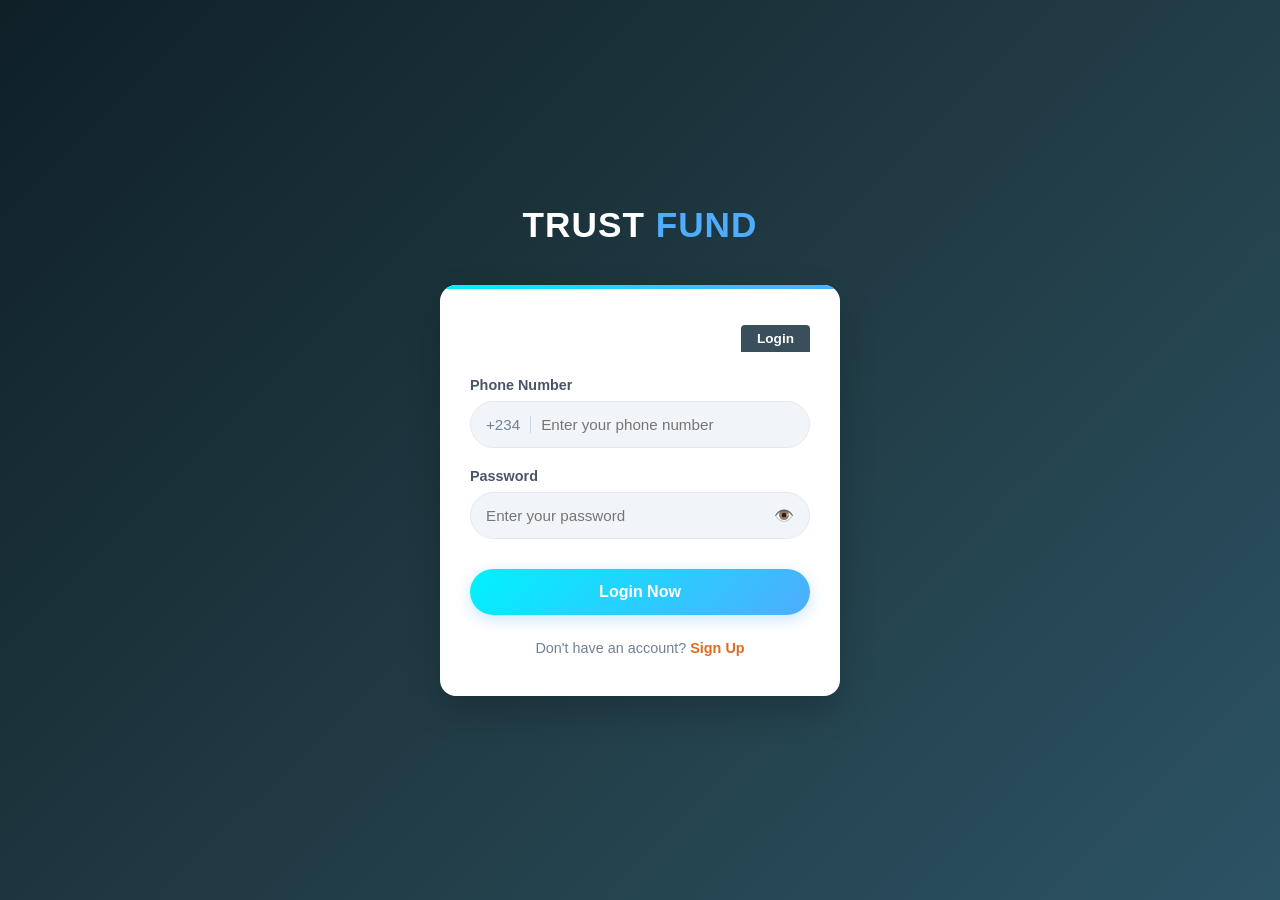
<file: INDEXHTML FILE/index.html>
<!DOCTYPE html>
<html lang="en">
<head>
    <meta charset="UTF-8">
    <meta name="viewport" content="width=device-width, initial-scale=1.0">
    <title>Trust Funds - Account</title>
    <style>
        * {
            margin: 0;
            padding: 0;
            box-sizing: border-box;
            font-family: 'Segoe UI', Tahoma, Geneva, Verdana, sans-serif;
        }

        body {
            background-color: #f4f7f6;
            min-height: 100vh;
            color: #2d3748;
            padding-bottom: 80px;
        }

        .toast-container {
            position: fixed;
            top: 20px;
            right: 20px;
            z-index: 300;
            display: flex;
            flex-direction: column;
            gap: 10px;
            max-width: 360px;
            width: calc(100% - 40px);
        }

        .toast {
            padding: 14px 16px;
            border-radius: 10px;
            color: #fff;
            font-size: 0.85rem;
            font-weight: 500;
            display: flex;
            align-items: center;
            gap: 10px;
            box-shadow: 0 6px 20px rgba(0,0,0,0.15);
            animation: toastIn 0.3s ease;
        }

        .toast.success { background: #38a169; }
        .toast.error { background: #e53e3e; }
        .toast.info { background: #4facfe; }
        .toast-icon { font-size: 1.1rem; flex-shrink: 0; }

        .toast-close {
            margin-left: auto;
            background: none;
            border: none;
            color: rgba(255,255,255,0.7);
            cursor: pointer;
            font-size: 1rem;
            padding: 0 0 0 8px;
        }

        @keyframes toastIn {
            from { transform: translateX(100%); opacity: 0; }
            to { transform: translateX(0); opacity: 1; }
        }
        @keyframes toastOut {
            from { transform: translateX(0); opacity: 1; }
            to { transform: translateX(100%); opacity: 0; }
        }
        .toast.removing { animation: toastOut 0.25s ease forwards; }

        /* Header */
        .nav-header {
            background: #ffffff;
            display: flex;
            align-items: center;
            padding: 12px 16px;
            border-bottom: 1px solid #e2e8f0;
            position: sticky;
            top: 0;
            z-index: 10;
        }

        .back-btn {
            background: none;
            border: none;
            font-size: 1.2rem;
            cursor: pointer;
            color: #4a5568;
            margin-right: 12px;
            text-decoration: none;
            line-height: 1;
        }

        .page-title {
            flex: 1;
            text-align: center;
            font-size: 1.05rem;
            font-weight: 700;
            text-transform: capitalize;
            color: #1a202c;
        }

        .header-right { display: flex; align-items: center; }

        /* Profile Banner */
        .profile-banner {
            background: linear-gradient(135deg, #0f2027, #203a43, #2c5364);
            color: white;
            padding: 30px 20px;
            text-align: center;
            border-bottom-left-radius: 24px;
            border-bottom-right-radius: 24px;
            box-shadow: 0 4px 15px rgba(0, 0, 0, 0.1);
        }

        .profile-avatar {
            width: 72px;
            height: 72px;
            border-radius: 50%;
            background: linear-gradient(135deg, #00f2fe, #4facfe);
            display: flex;
            align-items: center;
            justify-content: center;
            color: #fff;
            font-weight: 700;
            font-size: 1.6rem;
            margin: 0 auto 12px;
            box-shadow: 0 4px 15px rgba(79, 172, 254, 0.3);
        }

        .profile-name {
            font-size: 1.3rem;
            font-weight: 700;
        }

        .profile-phone {
            font-size: 0.85rem;
            color: #a0aec0;
            margin-top: 4px;
        }

        .profile-badge {
            display: inline-block;
            margin-top: 10px;
            background: rgba(79, 172, 254, 0.2);
            color: #4facfe;
            font-size: 0.75rem;
            font-weight: 600;
            padding: 4px 14px;
            border-radius: 20px;
        }

        /* Content */
        .main-content {
            padding: 20px 16px;
            max-width: 480px;
            margin: 0 auto;
        }

        .section-card {
            background: #ffffff;
            border-radius: 16px;
            padding: 20px;
            box-shadow: 0 4px 6px rgba(0,0,0,0.02);
            margin-bottom: 16px;
        }

        .section-title {
            font-size: 0.85rem;
            font-weight: 700;
            color: #718096;
            text-transform: uppercase;
            letter-spacing: 0.5px;
            margin-bottom: 14px;
        }

        .info-row {
            display: flex;
            justify-content: space-between;
            align-items: center;
            padding: 10px 0;
        }

        .info-row:not(:last-child) {
            border-bottom: 1px solid #f1f5f9;
        }

        .info-row-label {
            font-size: 0.85rem;
            color: #4a5568;
        }

        .info-row-value {
            font-size: 0.85rem;
            font-weight: 600;
            color: #1a202c;
            text-align: right;
        }

        .info-row-value .copy-badge {
            display: inline-block;
            margin-left: 6px;
            font-size: 0.65rem;
            font-weight: 700;
            color: #4facfe;
            background: rgba(79, 172, 254, 0.1);
            padding: 2px 8px;
            border-radius: 10px;
            cursor: pointer;
        }

        /* Action items */
        .action-list { list-style: none; }

        .action-item {
            display: flex;
            align-items: center;
            padding: 14px 0;
            text-decoration: none;
            color: #2d3748;
            cursor: pointer;
            border-bottom: 1px solid #f1f5f9;
        }

        .action-item:last-child { border-bottom: none; }

        .action-icon {
            width: 38px;
            height: 38px;
            border-radius: 10px;
            display: flex;
            align-items: center;
            justify-content: center;
            margin-right: 14px;
            font-size: 1.1rem;
            flex-shrink: 0;
        }

        .action-icon.blue { background: rgba(79, 172, 254, 0.1); }
        .action-icon.orange { background: rgba(255, 159, 67, 0.1); }
        .action-icon.green { background: rgba(56, 161, 105, 0.1); }
        .action-icon.red { background: rgba(229, 62, 62, 0.1); }

        .action-text { flex: 1; }

        .action-text-main {
            font-size: 0.85rem;
            font-weight: 600;
        }

        .action-text-sub {
            font-size: 0.72rem;
            color: #718096;
            margin-top: 2px;
        }

        .action-arrow {
            color: #a0aec0;
            font-size: 1.1rem;
            margin-left: 8px;
        }

        /* Logout Button */
        .logout-section {
            margin-top: 24px;
            text-align: center;
        }

        .logout-btn {
            width: 100%;
            background: none;
            border: 2px solid #e53e3e;
            color: #e53e3e;
            padding: 14px;
            border-radius: 25px;
            font-size: 1rem;
            font-weight: 600;
            cursor: pointer;
            transition: all 0.2s ease;
        }

        .logout-btn:hover {
            background: #e53e3e;
            color: #fff;
        }

        /* Logout Modal */
        .modal-overlay {
            display: none;
            position: fixed;
            top: 0;
            left: 0;
            width: 100%;
            height: 100%;
            background: rgba(0,0,0,0.5);
            z-index: 200;
            align-items: center;
            justify-content: center;
            padding: 20px;
        }

        .modal-overlay.active { display: flex; }

        .modal-box {
            background: #fff;
            border-radius: 16px;
            padding: 28px 24px 24px;
            width: 100%;
            max-width: 380px;
            box-shadow: 0 20px 60px rgba(0,0,0,0.2);
            animation: modalIn 0.25s ease;
            text-align: center;
        }

        @keyframes modalIn {
            from { transform: scale(0.92) translateY(10px); opacity: 0; }
            to { transform: scale(1) translateY(0); opacity: 1; }
        }

        .modal-icon {
            font-size: 2.5rem;
            margin-bottom: 12px;
        }

        .modal-title {
            font-size: 1.1rem;
            font-weight: 700;
            color: #1a202c;
            margin-bottom: 6px;
        }

        .modal-subtitle {
            font-size: 0.82rem;
            color: #718096;
            margin-bottom: 24px;
        }

        .modal-actions { display: flex; gap: 10px; }

        .modal-btn {
            flex: 1;
            padding: 12px;
            border-radius: 10px;
            font-size: 0.9rem;
            font-weight: 600;
            cursor: pointer;
            border: none;
            transition: opacity 0.2s ease;
        }

        .modal-btn:hover { opacity: 0.85; }
        .modal-btn-cancel { background: #edf2f7; color: #4a5568; }
        .modal-btn-danger { background: #e53e3e; color: #fff; }
        .modal-btn-confirm { background: linear-gradient(135deg,#00f2fe,#4facfe); color: #fff; }

        /* Floating */
        .floating-actions {
            position: fixed;
            right: 15px;
            top: 40%;
            display: flex;
            flex-direction: column;
            gap: 12px;
            z-index: 100;
        }

        .floating-btn {
            width: 42px;
            height: 42px;
            border-radius: 50%;
            box-shadow: 0 4px 10px rgba(0,0,0,0.15);
            display: flex;
            justify-content: center;
            align-items: center;
            color: white;
            text-decoration: none;
            font-size: 1.1rem;
            transition: transform 0.2s ease;
        }

        .floating-btn:hover { transform: scale(1.1); }
        .floating-btn.support { background: #ff9f43; }
        .floating-btn.telegram { background: #29b6f6; }
        .floating-btn.records { background: #4facfe; }

        /* Bottom Nav */
        .bottom-navbar {
            position: fixed;
            bottom: 0;
            left: 0;
            right: 0;
            height: 65px;
            background: #ffffff;
            border-top: 1px solid #e2e8f0;
            display: flex;
            justify-content: space-around;
            align-items: center;
            z-index: 99;
        }

        .nav-tab {
            display: flex;
            flex-direction: column;
            align-items: center;
            text-decoration: none;
            color: #a0aec0;
            font-size: 0.7rem;
            font-weight: 500;
        }

        .nav-tab.active { color: #4facfe; }

        .nav-tab svg {
            width: 22px;
            height: 22px;
            fill: currentColor;
            margin-bottom: 3px;
        }

        .nav-tab.center-tab {
            position: relative;
            top: -15px;
            background: linear-gradient(135deg, #00f2fe 0%, #4facfe 100%);
            width: 54px;
            height: 54px;
            border-radius: 50%;
            display: flex;
            justify-content: center;
            align-items: center;
            color: white !important;
            box-shadow: 0 4px 12px rgba(79, 172, 254, 0.4);
        }

        .nav-tab.center-tab svg { width: 26px; height: 26px; }

        @media (max-width: 640px) {
            .floating-actions {
                right: 10px;
                top: auto;
                bottom: 80px;
                flex-direction: row;
                gap: 8px;
            }
            .floating-btn { width: 38px; height: 38px; font-size: 1rem; }
            .profile-avatar { width: 60px; height: 60px; font-size: 1.3rem; }
        }

        @media (max-width: 400px) {
            .profile-name { font-size: 1.1rem; }
            .section-card { padding: 16px; }
        }
    </style>
</head>
<body>

    <div class="toast-container" id="toastContainer"></div>

    <div class="floating-actions">
        <a href="#" class="floating-btn telegram" title="Telegram">✈️</a>
        <a href="#" class="floating-btn records" title="Records">📋</a>
        <a href="#" class="floating-btn support" title="Support">🎧</a>
    </div>

    <header class="nav-header">
        <a href="dashborad.html" class="back-btn">❮</a>
        <div class="page-title">account</div>
        <div class="header-right"></div>
    </header>

    <div class="profile-banner">
        <div class="profile-avatar" id="displayAvatar">JD</div>
        <div class="profile-name" id="displayName">John Doe</div>
        <div class="profile-phone" id="displayPhone">+234 801 234 5678</div>
        <div class="profile-badge">Verified Account</div>
    </div>

    <main class="main-content">

        <div class="section-card">
            <div class="section-title">Account Details</div>
            <div class="info-row">
                <span class="info-row-label">Full Name</span>
                <span class="info-row-value" id="infoName">John Doe</span>
            </div>
            <div class="info-row">
                <span class="info-row-label">Phone Number</span>
                <span class="info-row-value" id="infoPhone">+234 801 234 5678</span>
            </div>
            <div class="info-row">
                <span class="info-row-label">Referral Code</span>
                <span class="info-row-value">
                    <span id="infoRefCode">------</span>
                    <span class="copy-badge" onclick="copyRefCode()">Copy</span>
                </span>
            </div>
            <div class="info-row">
                <span class="info-row-label">Member Since</span>
                <span class="info-row-value">May 2026</span>
            </div>
        </div>

        <div class="section-card">
            <div class="section-title">Settings</div>
            <div class="action-list">
                <div class="action-item">
                    <div class="action-icon blue">👤</div>
                    <div class="action-text">
                        <div class="action-text-main">Edit Profile</div>
                        <div class="action-text-sub">Update your personal information</div>
                    </div>
                    <span class="action-arrow">❯</span>
                </div>
                <div class="action-item">
                    <div class="action-icon blue">🔒</div>
                    <div class="action-text">
                        <div class="action-text-main">Change Password</div>
                        <div class="action-text-sub">Update your transaction password</div>
                    </div>
                    <span class="action-arrow">❯</span>
                </div>
                <div class="action-item">
                    <div class="action-icon orange">🔔</div>
                    <div class="action-text">
                        <div class="action-text-main">Notifications</div>
                        <div class="action-text-sub">Manage alert preferences</div>
                    </div>
                    <span class="action-arrow">❯</span>
                </div>
                <div class="action-item">
                    <div class="action-icon green">📞</div>
                    <div class="action-text">
                        <div class="action-text-main">Support</div>
                        <div class="action-text-sub">Contact customer service</div>
                    </div>
                    <span class="action-arrow">❯</span>
                </div>
                <div class="action-item">
                    <div class="action-icon green">📜</div>
                    <div class="action-text">
                        <div class="action-text-main">Terms & Privacy</div>
                        <div class="action-text-sub">Read our policies</div>
                    </div>
                    <span class="action-arrow">❯</span>
                </div>
            </div>
        </div>

        <div class="logout-section">
            <button class="logout-btn" onclick="showLogoutModal()">Logout</button>
        </div>

    </main>

    <!-- Logout Confirmation Modal -->
    <div class="modal-overlay" id="logoutModal">
        <div class="modal-box">
            <div class="modal-icon">🚪</div>
            <div class="modal-title">Logout</div>
            <div class="modal-subtitle">Are you sure you want to logout? You'll need to login again to access your account.</div>
            <div class="modal-actions">
                <button class="modal-btn modal-btn-cancel" id="logoutCancel">Cancel</button>
                <button class="modal-btn modal-btn-danger" id="logoutConfirm">Yes, Logout</button>
            </div>
        </div>
    </div>

    <!-- Change Password Modal -->
    <div class="modal-overlay" id="changePasswordModal">
        <div class="modal-box" style="text-align:left;">
            <div style="text-align:center;">
                <div class="modal-icon">🔒</div>
                <div class="modal-title">Change Password</div>
                <div class="modal-subtitle">Enter your current password and set a new one</div>
            </div>
            <div style="margin-bottom:12px;">
                <label style="font-size:0.8rem;font-weight:600;color:#4a5568;display:block;margin-bottom:4px;">Current Password</label>
                <input type="password" id="currentPassword" placeholder="Enter current password" style="width:100%;padding:11px 14px;border:1px solid #e2e8f0;border-radius:10px;font-size:0.9rem;outline:none;">
            </div>
            <div style="margin-bottom:12px;">
                <label style="font-size:0.8rem;font-weight:600;color:#4a5568;display:block;margin-bottom:4px;">New Password</label>
                <input type="password" id="newPassword" placeholder="Enter new password" style="width:100%;padding:11px 14px;border:1px solid #e2e8f0;border-radius:10px;font-size:0.9rem;outline:none;">
            </div>
            <div style="margin-bottom:16px;">
                <label style="font-size:0.8rem;font-weight:600;color:#4a5568;display:block;margin-bottom:4px;">Confirm New Password</label>
                <input type="password" id="confirmNewPassword" placeholder="Confirm new password" style="width:100%;padding:11px 14px;border:1px solid #e2e8f0;border-radius:10px;font-size:0.9rem;outline:none;">
            </div>
            <div class="modal-actions">
                <button class="modal-btn modal-btn-cancel" id="changePwCancel">Cancel</button>
                <button class="modal-btn modal-btn-confirm" id="changePwConfirm" style="background:linear-gradient(135deg,#00f2fe,#4facfe);color:white;">Change Password</button>
            </div>
        </div>
    </div>

    <!-- Notifications / Transaction History Modal -->
    <div class="modal-overlay" id="notifModal">
        <div class="modal-box" style="text-align:left;max-width:420px;max-height:80vh;display:flex;flex-direction:column;">
            <div style="text-align:center;flex-shrink:0;">
                <div class="modal-icon">🔔</div>
                <div class="modal-title" style="margin-bottom:2px;">Notifications</div>
                <div class="modal-subtitle" style="margin-bottom:14px;">Your deposit and withdrawal history</div>
            </div>
            <div id="notifList" style="flex:1;overflow-y:auto;min-height:100px;">
                <div style="text-align:center;padding:30px 0;color:#a0aec0;font-size:0.85rem;">No transactions yet</div>
            </div>
            <div class="modal-actions" style="flex-shrink:0;margin-top:10px;">
                <button class="modal-btn modal-btn-confirm" id="notifDone" style="width:100%;background:linear-gradient(135deg,#00f2fe,#4facfe);color:white;">Close</button>
            </div>
        </div>
    </div>

    <nav class="bottom-navbar">
        <a href="dashborad.html" class="nav-tab">
            <svg viewBox="0 0 24 24"><path d="M10 20v-6h4v6h5v-8h3L12 3 2 12h3v8z"/></svg>
            <span>Home</span>
        </a>
        <a href="invest.html" class="nav-tab">
            <svg viewBox="0 0 24 24"><path d="M16 6l2.29 2.29-4.88 4.88-4-4L2 16.59 3.41 18l6-6 4 4 6.3-6.29L22 12V6z"/></svg>
            <span>Invest</span>
        </a>
        <a href="deposit.html" class="nav-tab center-tab">
            <svg viewBox="0 0 24 24"><path d="M12 22c1.1 0 2-.9 2-2h-4c0 1.1.89 2 2 2zm6-6v-5c0-3.07-1.64-5.64-4.5-6.32V4c0-.83-.67-1.5-1.5-1.5s-1.5.67-1.5 1.5v.68C7.63 5.36 6 7.92 6 11v5l-2 2v1h16v-1l-2-2z"/></svg>
        </a>
        <a href="withdrawal.html" class="nav-tab">
            <svg viewBox="0 0 24 24"><path d="M19 19H5V5h7V3H5c-1.11 0-2 .9-2 2v14c0 1.1.89 2 2 2h14c1.1 0 2-.9 2-2v-7h-2v7zM14 3v2h3.59l-9.83 9.83 1.41 1.41L19 6.41V10h2V3h-7z"/></svg>
            <span>Withdraw</span>
        </a>
        <a href="index.html" class="nav-tab active">
            <svg viewBox="0 0 24 24"><path d="M12 12c2.21 0 4-1.79 4-4s-1.79-4-4-4-4 1.79-4 4 1.79 4 4 4zm0 2c-2.67 0-8 1.34-8 4v2h16v-2c0-2.66-5-4-8-4z"/></svg>
            <span>Account</span>
        </a>
    </nav>

    <script>
        function showToast(message, type) {
            var container = document.getElementById('toastContainer');
            var icons = { success: '✓', error: '✗', info: 'ℹ' };
            var toast = document.createElement('div');
            toast.className = 'toast ' + type;
            toast.innerHTML = '<span class="toast-icon">' + (icons[type] || '') + '</span>' +
                '<span>' + message + '</span>' + '<button class="toast-close">&times;</button>';
            container.appendChild(toast);
            toast.querySelector('.toast-close').addEventListener('click', function () {
                toast.classList.add('removing');
                setTimeout(function () { toast.remove(); }, 260);
            });
            setTimeout(function () {
                if (toast.parentNode) {
                    toast.classList.add('removing');
                    setTimeout(function () { toast.remove(); }, 260);
                }
            }, 4000);
        }

        function copyRefCode() {
            var code = document.getElementById('infoRefCode').innerText;
            navigator.clipboard.writeText(code).then(function () {
                showToast('Referral code copied!', 'success');
            }).catch(function () {
                showToast('Failed to copy', 'error');
            });
        }

        // Load data from account system
        function getAccounts() {
            try { return JSON.parse(localStorage.getItem('tf_accounts')) || {}; }
            catch(e) { return {}; }
        }

        function getSession() {
            return localStorage.getItem('tf_session') || '';
        }

        function saveAccounts(accounts) {
            localStorage.setItem('tf_accounts', JSON.stringify(accounts));
        }

        function processDailyIncome() {
            var phone = getSession();
            if (!phone) return;
            var accounts = getAccounts();
            var account = accounts[phone];
            if (!account || !account.investments) return;
            var changed = false;
            var now = Date.now();
            for (var i = 0; i < account.investments.length; i++) {
                var inv = account.investments[i];
                if (!inv.active) continue;
                var elapsed = now - inv.lastPayout;
                var cycles = Math.floor(elapsed / (24 * 60 * 60 * 1000));
                if (cycles > 0) {
                    var credit = cycles * inv.dailyIncome;
                    account.balance = (account.balance || 0) + credit;
                    inv.lastPayout = inv.lastPayout + cycles * (24 * 60 * 60 * 1000);
                    if (!account.transactions) account.transactions = [];
                    account.transactions.push({
                        type: 'deposit',
                        amount: credit,
                        date: new Date().toLocaleString('en-GB', { day: '2-digit', month: 'short', year: 'numeric', hour: '2-digit', minute: '2-digit' }),
                        note: 'Daily income from ' + inv.plan
                    });
                    changed = true;
                }
            }
            if (changed) {
                accounts[phone] = account;
                saveAccounts(accounts);
            }
        }

        window.onload = function () {
            processDailyIncome();
            var phone = getSession();
            var accounts = getAccounts();
            var account = accounts[phone];

            if (!account) {
                window.location.href = 'trustfund.html';
                return;
            }

            document.getElementById('displayName').innerText = account.username;
            document.getElementById('displayAvatar').innerText = account.username.slice(0, 2).toUpperCase();
            document.getElementById('displayPhone').innerText = '+234 ' + phone;
            document.getElementById('infoName').innerText = account.username;
            document.getElementById('infoPhone').innerText = '+234 ' + phone;
            document.getElementById('infoRefCode').innerText = account.refCode || '------';
        };

        // ---- Logout modal ----
        var logoutModal = document.getElementById('logoutModal');
        var logoutCancel = document.getElementById('logoutCancel');
        var logoutConfirm = document.getElementById('logoutConfirm');

        function showLogoutModal() {
            logoutModal.classList.add('active');
        }

        logoutCancel.addEventListener('click', function () {
            logoutModal.classList.remove('active');
        });

        logoutModal.addEventListener('click', function (e) {
            if (e.target === logoutModal) logoutModal.classList.remove('active');
        });

        logoutConfirm.addEventListener('click', function () {
            logoutModal.classList.remove('active');
            showToast('Logging out...', 'info');
            setTimeout(function () {
                localStorage.removeItem('tf_session');
                window.location.href = 'trustfund.html';
            }, 1000);
        });

        // ---- Change Password modal ----
        var changePwModal = document.getElementById('changePasswordModal');
        var changePwCancel = document.getElementById('changePwCancel');
        var changePwConfirm = document.getElementById('changePwConfirm');

        document.querySelectorAll('.action-item')[1].addEventListener('click', function () {
            document.getElementById('currentPassword').value = '';
            document.getElementById('newPassword').value = '';
            document.getElementById('confirmNewPassword').value = '';
            changePwModal.classList.add('active');
        });

        changePwCancel.addEventListener('click', function () {
            changePwModal.classList.remove('active');
        });

        changePwModal.addEventListener('click', function (e) {
            if (e.target === changePwModal) changePwModal.classList.remove('active');
        });

        changePwConfirm.addEventListener('click', function () {
            var current = document.getElementById('currentPassword').value.trim();
            var newPw = document.getElementById('newPassword').value.trim();
            var confirmPw = document.getElementById('confirmNewPassword').value.trim();

            if (!current || !newPw || !confirmPw) {
                showToast('Please fill in all fields', 'error');
                return;
            }

            var phone = getSession();
            var accounts = getAccounts();
            var account = accounts[phone];

            if (!account) {
                showToast('Account not found', 'error');
                return;
            }

            if (current !== account.password) {
                showToast('Current password is incorrect', 'error');
                return;
            }

            if (newPw.length < 4) {
                showToast('New password must be at least 4 characters', 'error');
                return;
            }

            if (newPw !== confirmPw) {
                showToast('New passwords do not match', 'error');
                return;
            }

            account.password = newPw;
            accounts[phone] = account;
            saveAccounts(accounts);
            changePwModal.classList.remove('active');
            showToast('Password changed successfully!', 'success');
        });

        // ---- Notifications modal ----
        var notifModal = document.getElementById('notifModal');
        var notifDone = document.getElementById('notifDone');

        document.querySelectorAll('.action-item')[2].addEventListener('click', function () {
            var phone = getSession();
            var accounts = getAccounts();
            var account = accounts[phone];
            var list = document.getElementById('notifList');

            var txns = account && account.transactions ? account.transactions : [];

            if (txns.length === 0) {
                list.innerHTML = '<div style="text-align:center;padding:30px 0;color:#a0aec0;font-size:0.85rem;">No transactions yet</div>';
            } else {
                var html = '';
                for (var i = txns.length - 1; i >= 0; i--) {
                    var t = txns[i];
                    var icon = t.type === 'deposit' ? '💰' : '💸';
                    var color = t.type === 'deposit' ? '#38a169' : '#e53e3e';
                    var label = t.type === 'deposit' ? 'Deposit' : 'Withdrawal';
                    html += '<div style="display:flex;align-items:center;padding:12px 0;border-bottom:1px solid #f1f5f9;">' +
                        '<div style="width:36px;height:36px;border-radius:50%;background:' + (t.type === 'deposit' ? '#e6fffa' : '#fff5f5') + ';display:flex;align-items:center;justify-content:center;font-size:1rem;flex-shrink:0;margin-right:12px;">' + icon + '</div>' +
                        '<div style="flex:1;">' +
                        '<div style="font-size:0.85rem;font-weight:600;">' + label + '</div>' +
                        '<div style="font-size:0.72rem;color:#718096;">' + t.date + '</div>' +
                        '</div>' +
                        '<div style="font-size:0.85rem;font-weight:700;color:' + color + ';">' + (t.type === 'deposit' ? '+' : '-') + '₦' + Number(t.amount).toLocaleString('en-US', {minimumFractionDigits: 2}) + '</div>' +
                        '</div>';
                }
                list.innerHTML = html;
            }

            notifModal.classList.add('active');
        });

        notifDone.addEventListener('click', function () {
            notifModal.classList.remove('active');
        });

        notifModal.addEventListener('click', function (e) {
            if (e.target === notifModal) notifModal.classList.remove('active');
        });
    </script>

</body>
</html>
</file>
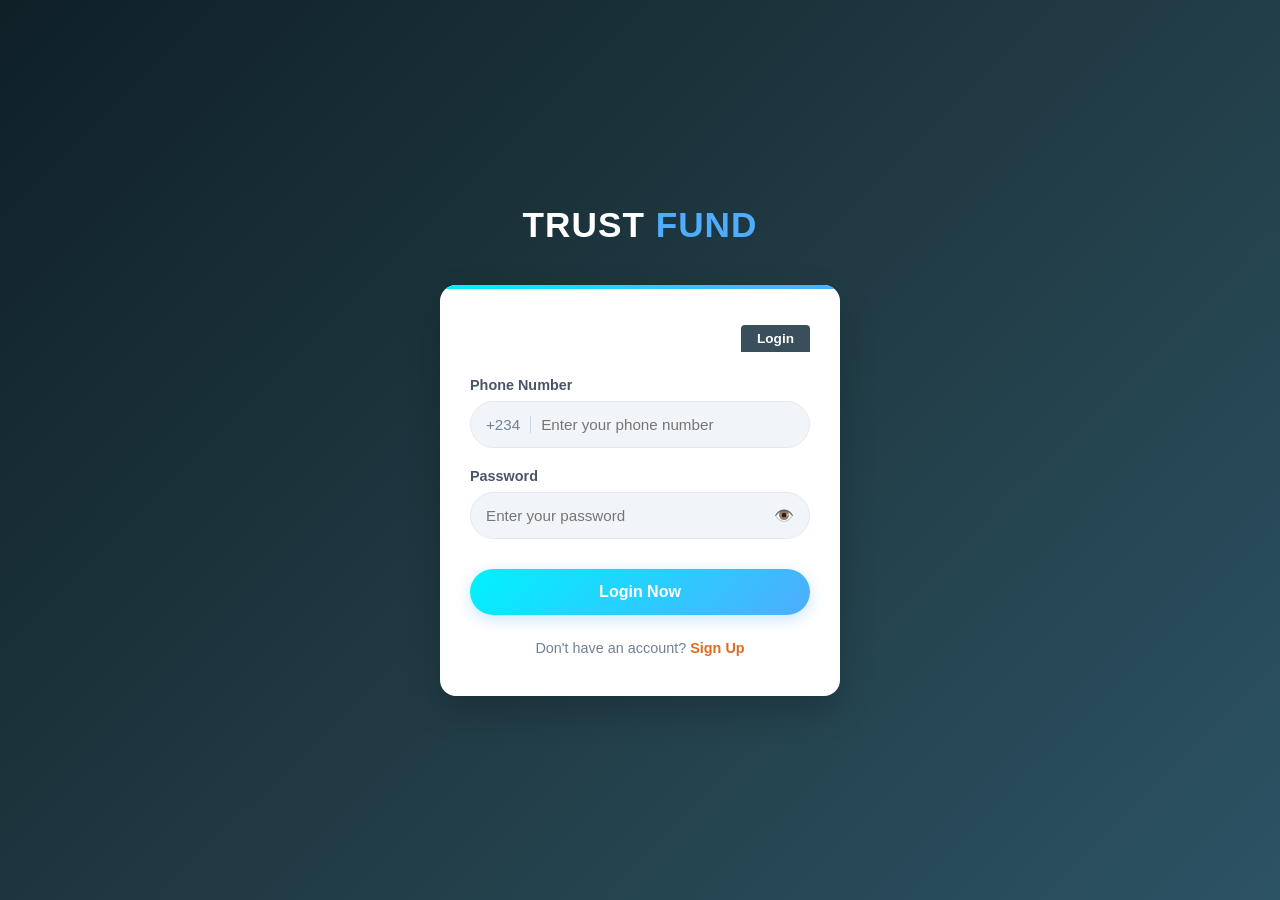
<file: INDEXHTML FILE/dashborad.html>
<!DOCTYPE html>
<html lang="en">
<head>
    <meta charset="UTF-8">
    <meta name="viewport" content="width=device-width, initial-scale=1.0">
    <title>Trust Funds - Dashboard</title>
    <style>
        * {
            margin: 0;
            padding: 0;
            box-sizing: border-box;
            font-family: 'Segoe UI', Tahoma, Geneva, Verdana, sans-serif;
        }

        body {
            background-color: #f4f7f6;
            min-height: 100vh;
            padding-bottom: 80px;
            color: #2d3748;
        }

        /* Toast */
        .toast-container {
            position: fixed;
            top: 20px;
            right: 20px;
            z-index: 300;
            display: flex;
            flex-direction: column;
            gap: 10px;
            max-width: 360px;
            width: calc(100% - 40px);
        }

        .toast {
            padding: 14px 16px;
            border-radius: 10px;
            color: #fff;
            font-size: 0.85rem;
            font-weight: 500;
            display: flex;
            align-items: center;
            gap: 10px;
            box-shadow: 0 6px 20px rgba(0,0,0,0.15);
            animation: toastIn 0.3s ease;
        }

        .toast.success { background: #38a169; }
        .toast.error { background: #e53e3e; }
        .toast.info { background: #4facfe; }
        .toast-icon { font-size: 1.1rem; flex-shrink: 0; }

        .toast-close {
            margin-left: auto;
            background: none;
            border: none;
            color: rgba(255,255,255,0.7);
            cursor: pointer;
            font-size: 1rem;
            padding: 0 0 0 8px;
        }

        @keyframes toastIn {
            from { transform: translateX(100%); opacity: 0; }
            to { transform: translateX(0); opacity: 1; }
        }
        @keyframes toastOut {
            from { transform: translateX(0); opacity: 1; }
            to { transform: translateX(100%); opacity: 0; }
        }
        .toast.removing { animation: toastOut 0.25s ease forwards; }

        /* Header Banner */
        .header-banner {
            background: linear-gradient(135deg, #0f2027, #203a43, #2c5364);
            color: white;
            padding: 20px 20px 30px;
            border-bottom-left-radius: 24px;
            border-bottom-right-radius: 24px;
            box-shadow: 0 4px 15px rgba(0, 0, 0, 0.1);
        }

        .header-top {
            display: flex;
            justify-content: space-between;
            align-items: center;
            margin-bottom: 20px;
        }

        .brand-title {
            font-size: 1.4rem;
            font-weight: 800;
            letter-spacing: 1px;
        }

        .brand-title span { color: #4facfe; }

        .user-avatar {
            width: 36px;
            height: 36px;
            border-radius: 50%;
            background: linear-gradient(135deg, #00f2fe, #4facfe);
            display: flex;
            align-items: center;
            justify-content: center;
            color: #fff;
            font-weight: 700;
            font-size: 0.85rem;
            flex-shrink: 0;
        }

        .header-user {
            display: flex;
            align-items: center;
            gap: 8px;
        }

        .header-user .user-name {
            font-size: 0.8rem;
            font-weight: 600;
            color: rgba(255,255,255,0.9);
        }

        /* Metrics */
        .metrics-container {
            display: grid;
            grid-template-columns: repeat(3, 1fr);
            gap: 10px;
        }

        .metric-box { text-align: center; }

        .metric-label {
            font-size: 0.7rem;
            color: #a0aec0;
            margin-bottom: 4px;
        }

        .metric-value {
            font-size: 1.05rem;
            font-weight: 700;
            color: #ffffff;
        }

        /* Main Content */
        .main-content {
            padding: 20px 16px;
            max-width: 480px;
            margin: 0 auto;
        }

        /* Quick Actions */
        .actions-card {
            background: #ffffff;
            border-radius: 16px;
            padding: 20px 15px;
            box-shadow: 0 4px 6px rgba(0,0,0,0.02);
            display: grid;
            grid-template-columns: repeat(4, 1fr);
            gap: 10px;
            margin-bottom: 20px;
        }

        .action-item {
            display: flex;
            flex-direction: column;
            align-items: center;
            text-decoration: none;
            color: #4a5568;
            cursor: pointer;
        }

        .action-icon-circle {
            width: 48px;
            height: 48px;
            background: rgba(79, 172, 254, 0.1);
            border-radius: 50%;
            display: flex;
            justify-content: center;
            align-items: center;
            margin-bottom: 6px;
            transition: background 0.2s ease;
        }

        .action-icon-circle svg {
            width: 22px;
            height: 22px;
            fill: #4facfe;
        }

        .action-item:hover .action-icon-circle {
            background: rgba(79, 172, 254, 0.2);
        }

        .action-label {
            font-size: 0.72rem;
            font-weight: 600;
        }

        /* Feature Cards */
        .feature-card {
            background: #ffffff;
            border-radius: 16px;
            padding: 20px;
            box-shadow: 0 4px 6px rgba(0,0,0,0.02);
            margin-bottom: 20px;
        }

        .card-title {
            font-size: 0.95rem;
            font-weight: 700;
            margin-bottom: 12px;
            color: #1a202c;
        }

        .referral-link-box {
            background: #f1f5f9;
            padding: 12px;
            border-radius: 8px;
            font-size: 0.8rem;
            color: #2b6cb0;
            font-weight: 600;
            overflow-x: auto;
            white-space: nowrap;
            margin-bottom: 12px;
            border: 1px solid #e2e8f0;
        }

        .btn-row {
            display: flex;
            gap: 10px;
        }

        .btn {
            flex: 1;
            padding: 10px;
            border-radius: 20px;
            border: none;
            font-size: 0.85rem;
            font-weight: 600;
            cursor: pointer;
            text-align: center;
            transition: opacity 0.2s ease;
        }

        .btn-primary {
            background: linear-gradient(135deg, #00f2fe 0%, #4facfe 100%);
            color: white;
        }

        .btn-secondary {
            background: #e2e8f0;
            color: #4a5568;
        }

        .btn:hover { opacity: 0.9; }

        .reward-info-text {
            font-size: 0.82rem;
            color: #718096;
            margin-bottom: 12px;
        }

        /* Floating Actions */
        .floating-actions {
            position: fixed;
            right: 15px;
            top: 40%;
            display: flex;
            flex-direction: column;
            gap: 12px;
            z-index: 100;
        }

        .floating-btn {
            width: 42px;
            height: 42px;
            border-radius: 50%;
            box-shadow: 0 4px 10px rgba(0,0,0,0.15);
            display: flex;
            justify-content: center;
            align-items: center;
            color: white;
            text-decoration: none;
            font-size: 1.1rem;
            transition: transform 0.2s ease;
        }

        .floating-btn:hover { transform: scale(1.1); }
        .floating-btn.support { background: #ff9f43; }
        .floating-btn.telegram { background: #29b6f6; }
        .floating-btn.records { background: #4facfe; }

        /* Bottom Nav */
        .bottom-navbar {
            position: fixed;
            bottom: 0;
            left: 0;
            right: 0;
            height: 65px;
            background: #ffffff;
            border-top: 1px solid #e2e8f0;
            display: flex;
            justify-content: space-around;
            align-items: center;
            z-index: 99;
        }

        .nav-tab {
            display: flex;
            flex-direction: column;
            align-items: center;
            text-decoration: none;
            color: #a0aec0;
            font-size: 0.7rem;
            font-weight: 500;
        }

        .nav-tab.active { color: #4facfe; }

        .nav-tab svg {
            width: 22px;
            height: 22px;
            fill: currentColor;
            margin-bottom: 3px;
        }

        .nav-tab.center-tab {
            position: relative;
            top: -15px;
            background: linear-gradient(135deg, #00f2fe 0%, #4facfe 100%);
            width: 54px;
            height: 54px;
            border-radius: 50%;
            display: flex;
            justify-content: center;
            align-items: center;
            color: white !important;
            box-shadow: 0 4px 12px rgba(79, 172, 254, 0.4);
        }

        .nav-tab.center-tab svg { width: 26px; height: 26px; }

        @media (max-width: 640px) {
            .floating-actions {
                right: 10px;
                top: auto;
                bottom: 80px;
                flex-direction: row;
                gap: 8px;
            }
            .floating-btn { width: 38px; height: 38px; font-size: 1rem; }
            .header-user .user-name { display: none; }
        }

        @media (max-width: 400px) {
            .actions-card { grid-template-columns: repeat(4, 1fr); gap: 6px; }
            .action-icon-circle { width: 42px; height: 42px; }
        }
    </style>
</head>
<body>

    <div class="toast-container" id="toastContainer"></div>

    <div class="floating-actions">
        <a href="#" class="floating-btn telegram" title="Telegram">✈️</a>
        <a href="#" class="floating-btn records" title="Records">📋</a>
        <a href="#" class="floating-btn support" title="Support">🎧</a>
    </div>

    <div class="header-banner">
        <div class="header-top">
            <div class="brand-title">TRUST <span>FUNDS</span></div>
            <div class="header-user">
                <span class="user-name" id="headerUsername">John Doe</span>
                <div class="user-avatar" id="headerAvatar">JD</div>
            </div>
        </div>

        <div class="metrics-container">
            <div class="metric-box">
                <div class="metric-label">Recharge Balance</div>
                <div class="metric-value" id="rechargeBalance">₦0.00</div>
            </div>
            <div class="metric-box">
                <div class="metric-label">Product Income</div>
                <div class="metric-value" id="productIncome">₦0.00</div>
            </div>
            <div class="metric-box">
                <div class="metric-label">Withdrawal Balance</div>
                <div class="metric-value" id="withdrawalBalance">₦0.00</div>
            </div>
        </div>
    </div>

    <div class="main-content">

        <div class="actions-card">
            <a href="/deposit" class="action-item">
                <div class="action-icon-circle">
                    <svg viewBox="0 0 24 24"><path d="M19 13h-6v6h-2v-6H5v-2h6V5h2v6h6v2z"/></svg>
                </div>
                <span class="action-label">Recharge</span>
            </a>
            <a href="withdrawal.html" class="action-item">
                <div class="action-icon-circle">
                    <svg viewBox="0 0 24 24"><path d="M19 19H5V5h7V3H5c-1.11 0-2 .9-2 2v14c0 1.1.89 2 2 2h14c1.1 0 2-.9 2-2v-7h-2v7zM14 3v2h3.59l-9.83 9.83 1.41 1.41L19 6.41V10h2V3h-7z"/></svg>
                </div>
                <span class="action-label">Withdraw</span>
            </a>
            <a href="#" class="action-item">
                <div class="action-icon-circle">
                    <svg viewBox="0 0 24 24"><path d="M16 11c1.66 0 2.99-1.34 2.99-3S17.66 5 16 5c-1.66 0-3 1.34-3 3s1.34 3 3 3zm-8 0c1.66 0 2.99-1.34 2.99-3S9.66 5 8 5C6.34 5 5 1.34 5 3s1.34 3 3 3zm0 2c-2.33 0-7 1.17-7 3.5V19h14v-2.5c0-2.33-4.67-3.5-7-3.5zm8 0c-.29 0-.62.02-.97.05 1.16.84 1.97 1.97 1.97 3.45V19h6v-2.5c0-2.33-4.67-3.5-7-3.5z"/></svg>
                </div>
                <span class="action-label">My Team</span>
            </a>
            <a href="#" class="action-item">
                <div class="action-icon-circle">
                    <svg viewBox="0 0 24 24"><path d="M2.01 21L23 12 2.01 3 2 10l15 2-15 2z"/></svg>
                </div>
                <span class="action-label">Telegram</span>
            </a>
        </div>

        <div class="feature-card">
            <div class="card-title">My Team</div>
            <div class="reward-info-text" style="margin-bottom: 8px; font-weight: 600; color: #2d3748;">
                Share your link & earn ₦500.00 per referral!
            </div>
            <div class="referral-link-box" id="inviteUrl">Generating your custom link...</div>
            <div class="btn-row">
                <button class="btn btn-secondary" onclick="copyLink()">Copy Link</button>
                <button class="btn btn-primary" onclick="simulateNewReferral()">Simulate Invite (+₦500)</button>
            </div>
        </div>

        <div class="feature-card">
            <div class="card-title">Daily Check-in</div>
            <div class="reward-info-text">Sign in to receive rewards. Daily check-in can receive fixed cash rewards instantly.</div>
            <button class="btn btn-primary" style="width: 100%;" onclick="handleCheckin()">Check In Now</button>
        </div>

    </div>

    <nav class="bottom-navbar">
        <a href="dashborad.html" class="nav-tab active">
            <svg viewBox="0 0 24 24"><path d="M10 20v-6h4v6h5v-8h3L12 3 2 12h3v8z"/></svg>
            <span>Home</span>
        </a>
        <a href="invest.html" class="nav-tab">
            <svg viewBox="0 0 24 24"><path d="M16 6l2.29 2.29-4.88 4.88-4-4L2 16.59 3.41 18l6-6 4 4 6.3-6.29L22 12V6z"/></svg>
            <span>Invest</span>
        </a>
        <a href="deposit.html" class="nav-tab center-tab">
            <svg viewBox="0 0 24 24"><path d="M12 22c1.1 0 2-.9 2-2h-4c0 1.1.89 2 2 2zm6-6v-5c0-3.07-1.64-5.64-4.5-6.32V4c0-.83-.67-1.5-1.5-1.5s-1.5.67-1.5 1.5v.68C7.63 5.36 6 7.92 6 11v5l-2 2v1h16v-1l-2-2z"/></svg>
        </a>
        <a href="withdrawal.html" class="nav-tab">
            <svg viewBox="0 0 24 24"><path d="M19 19H5V5h7V3H5c-1.11 0-2 .9-2 2v14c0 1.1.89 2 2 2h14c1.1 0 2-.9 2-2v-7h-2v7zM14 3v2h3.59l-9.83 9.83 1.41 1.41L19 6.41V10h2V3h-7z"/></svg>
            <span>Withdraw</span>
        </a>
        <a href="index.html" class="nav-tab">
            <svg viewBox="0 0 24 24"><path d="M12 12c2.21 0 4-1.79 4-4s-1.79-4-4-4-4 1.79-4 4 1.79 4 4 4zm0 2c-2.67 0-8 1.34-8 4v2h16v-2c0-2.66-5-4-8-4z"/></svg>
            <span>Account</span>
        </a>
    </nav>

    <script>
        function showToast(message, type) {
            var container = document.getElementById('toastContainer');
            var icons = { success: '✓', error: '✗', info: 'ℹ' };
            var toast = document.createElement('div');
            toast.className = 'toast ' + type;
            toast.innerHTML = '<span class="toast-icon">' + (icons[type] || '') + '</span>' +
                '<span>' + message + '</span>' + '<button class="toast-close">&times;</button>';
            container.appendChild(toast);
            toast.querySelector('.toast-close').addEventListener('click', function () {
                toast.classList.add('removing');
                setTimeout(function () { toast.remove(); }, 260);
            });
            setTimeout(function () {
                if (toast.parentNode) {
                    toast.classList.add('removing');
                    setTimeout(function () { toast.remove(); }, 260);
                }
            }, 4000);
        }

        function getAccounts() {
            try { return JSON.parse(localStorage.getItem('tf_accounts')) || {}; }
            catch(e) { return {}; }
        }

        function getSession() {
            return localStorage.getItem('tf_session') || '';
        }

        function getAccount() {
            var phone = getSession();
            var accounts = getAccounts();
            return phone && accounts[phone] ? accounts[phone] : null;
        }

        function saveAccounts(accounts) {
            localStorage.setItem('tf_accounts', JSON.stringify(accounts));
        }

        function processDailyIncome() {
            var phone = getSession();
            if (!phone) return;
            var accounts = getAccounts();
            var account = accounts[phone];
            if (!account || !account.investments) return;
            var changed = false;
            var now = Date.now();
            for (var i = 0; i < account.investments.length; i++) {
                var inv = account.investments[i];
                if (!inv.active) continue;
                var elapsed = now - inv.lastPayout;
                var cycles = Math.floor(elapsed / (24 * 60 * 60 * 1000));
                if (cycles > 0) {
                    var credit = cycles * inv.dailyIncome;
                    account.balance = (account.balance || 0) + credit;
                    inv.lastPayout = inv.lastPayout + cycles * (24 * 60 * 60 * 1000);
                    if (!account.transactions) account.transactions = [];
                    account.transactions.push({
                        type: 'deposit',
                        amount: credit,
                        date: new Date().toLocaleString('en-GB', { day: '2-digit', month: 'short', year: 'numeric', hour: '2-digit', minute: '2-digit' }),
                        note: 'Daily income from ' + inv.plan
                    });
                    changed = true;
                }
            }
            if (changed) {
                accounts[phone] = account;
                saveAccounts(accounts);
            }
        }

        window.onload = function () {
            processDailyIncome();

            var isNewSignup = localStorage.getItem('is_new_signup');
            var account = getAccount();

            // If no session or account missing, redirect to login
            if (!account) {
                window.location.href = 'trustfund.html';
                return;
            }

            if (isNewSignup === 'true') {
                localStorage.removeItem('is_new_signup');
                showToast('Welcome ' + account.username + '! ₦1,000 signup bonus credited!', 'success');
            }

            updateDashboardUI(account);
        };

        function updateDashboardUI(account) {
            if (!account) account = getAccount();
            if (!account) return;

            var balance = account.balance || 0;
            var code = account.refCode || '000000';

            document.getElementById('headerUsername').innerText = account.username;
            document.getElementById('headerAvatar').innerText = account.username.slice(0, 2).toUpperCase();
            document.getElementById('rechargeBalance').innerText = '₦' + balance.toFixed(2);
            document.getElementById('productIncome').innerText = '₦0.00';
            document.getElementById('withdrawalBalance').innerText = '₦' + Math.max(0, balance * 0.8).toFixed(2);

            var base = window.location.origin + window.location.pathname.replace('dashborad.html', 'trustfund.html');
            document.getElementById('inviteUrl').innerText = base + '?ref=' + code;
        }

        function copyLink() {
            var text = document.getElementById('inviteUrl').innerText.trim();
            navigator.clipboard.writeText(text).then(function () {
                showToast('Invite link copied!', 'success');
            }).catch(function () {
                showToast('Failed to copy', 'error');
            });
        }

        function simulateNewReferral() {
            var phone = getSession();
            var accounts = getAccounts();
            var account = accounts[phone];
            if (!account) return;
            account.balance = (account.balance || 0) + 500;
            accounts[phone] = account;
            saveAccounts(accounts);
            updateDashboardUI(account);
            showToast('₦500.00 referral bonus added!', 'success');
        }

        function handleCheckin() {
            var phone = getSession();
            var accounts = getAccounts();
            var account = accounts[phone];
            if (!account) return;
            account.balance = (account.balance || 0) + 50;
            accounts[phone] = account;
            saveAccounts(accounts);
            updateDashboardUI(account);
            showToast('Daily check-in successful! +₦50.00', 'success');
        }
    </script>

</body>
</html>
</file>
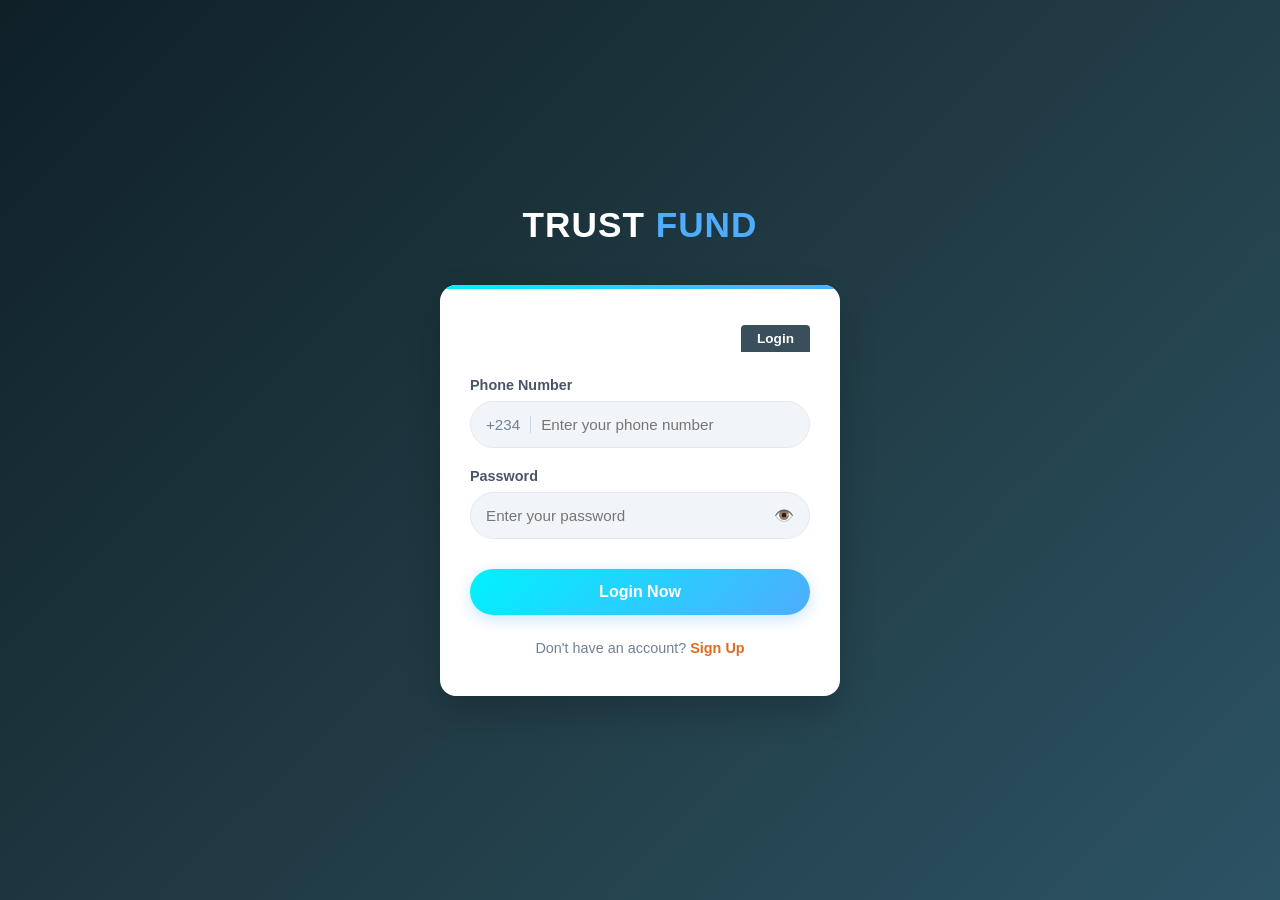
<file: INDEXHTML FILE/deposit.html>
<!DOCTYPE html>
<html lang="en">
<head>
    <meta charset="UTF-8">
    <meta name="viewport" content="width=device-width, initial-scale=1.0">
    <title>Trust Funds - Recharge</title>
    <style>
        * {
            margin: 0;
            padding: 0;
            box-sizing: border-box;
            font-family: 'Segoe UI', Tahoma, Geneva, Verdana, sans-serif;
        }

        body {
            background-color: #f4f7f6;
            min-height: 100vh;
            color: #2d3748;
            padding-bottom: 80px;
        }

        .toast-container {
            position: fixed;
            top: 20px;
            right: 20px;
            z-index: 300;
            display: flex;
            flex-direction: column;
            gap: 10px;
            max-width: 360px;
            width: calc(100% - 40px);
        }

        .toast {
            padding: 14px 16px;
            border-radius: 10px;
            color: #fff;
            font-size: 0.85rem;
            font-weight: 500;
            display: flex;
            align-items: center;
            gap: 10px;
            box-shadow: 0 6px 20px rgba(0,0,0,0.15);
            animation: toastIn 0.3s ease;
        }

        .toast.success { background: #38a169; }
        .toast.error { background: #e53e3e; }
        .toast.info { background: #4facfe; }
        .toast-icon { font-size: 1.1rem; flex-shrink: 0; }

        .toast-close {
            margin-left: auto;
            background: none;
            border: none;
            color: rgba(255,255,255,0.7);
            cursor: pointer;
            font-size: 1rem;
            padding: 0 0 0 8px;
        }

        @keyframes toastIn {
            from { transform: translateX(100%); opacity: 0; }
            to { transform: translateX(0); opacity: 1; }
        }
        @keyframes toastOut {
            from { transform: translateX(0); opacity: 1; }
            to { transform: translateX(100%); opacity: 0; }
        }
        .toast.removing { animation: toastOut 0.25s ease forwards; }

        /* Modal */
        .modal-overlay {
            display: none;
            position: fixed;
            top: 0;
            left: 0;
            width: 100%;
            height: 100%;
            background: rgba(0,0,0,0.5);
            z-index: 200;
            align-items: center;
            justify-content: center;
            padding: 20px;
        }

        .modal-overlay.active { display: flex; }

        .modal-box {
            background: #fff;
            border-radius: 16px;
            padding: 28px 24px 24px;
            width: 100%;
            max-width: 400px;
            box-shadow: 0 20px 60px rgba(0,0,0,0.2);
            animation: modalIn 0.25s ease;
        }

        @keyframes modalIn {
            from { transform: scale(0.92) translateY(10px); opacity: 0; }
            to { transform: scale(1) translateY(0); opacity: 1; }
        }

        .modal-icon {
            width: 48px;
            height: 48px;
            border-radius: 50%;
            background: #ebf8ff;
            color: #4facfe;
            display: flex;
            align-items: center;
            justify-content: center;
            font-size: 1.4rem;
            margin: 0 auto 12px;
        }

        .modal-title {
            text-align: center;
            font-size: 1.1rem;
            font-weight: 700;
            color: #1a202c;
            margin-bottom: 4px;
        }

        .modal-subtitle {
            text-align: center;
            font-size: 0.8rem;
            color: #718096;
            margin-bottom: 20px;
        }

        .modal-details {
            background: #f7fafc;
            border-radius: 10px;
            padding: 16px;
            margin-bottom: 20px;
        }

        .modal-detail-row {
            display: flex;
            justify-content: space-between;
            padding: 6px 0;
            font-size: 0.85rem;
        }

        .modal-detail-row:not(:last-child) { border-bottom: 1px solid #edf2f7; }
        .modal-detail-label { color: #718096; }
        .modal-detail-value { font-weight: 600; color: #1a202c; }

        .modal-actions { display: flex; gap: 10px; }

        .modal-btn {
            flex: 1;
            padding: 12px;
            border-radius: 10px;
            font-size: 0.9rem;
            font-weight: 600;
            cursor: pointer;
            border: none;
            transition: opacity 0.2s ease;
        }

        .modal-btn:hover { opacity: 0.85; }
        .modal-btn-cancel { background: #edf2f7; color: #4a5568; }
        .modal-btn-confirm {
            background: linear-gradient(135deg, #00f2fe 0%, #4facfe 100%);
            color: #fff;
        }

        /* Header */
        .nav-header {
            background: #ffffff;
            display: flex;
            align-items: center;
            padding: 12px 16px;
            border-bottom: 1px solid #e2e8f0;
            position: sticky;
            top: 0;
            z-index: 10;
        }

        .back-btn {
            background: none;
            border: none;
            font-size: 1.2rem;
            cursor: pointer;
            color: #4a5568;
            margin-right: 12px;
            text-decoration: none;
            line-height: 1;
        }

        .page-title {
            flex: 1;
            text-align: center;
            font-size: 1.05rem;
            font-weight: 700;
            text-transform: capitalize;
            color: #1a202c;
        }

        .user-avatar {
            width: 34px;
            height: 34px;
            border-radius: 50%;
            background: linear-gradient(135deg, #00f2fe, #4facfe);
            display: flex;
            align-items: center;
            justify-content: center;
            color: #fff;
            font-weight: 700;
            font-size: 0.85rem;
            margin-left: 12px;
            flex-shrink: 0;
        }

        .user-name {
            font-size: 0.8rem;
            font-weight: 600;
            color: #2d3748;
            margin-left: 8px;
            white-space: nowrap;
        }

        .header-right { display: flex; align-items: center; }

        /* Balance Card */
        .balance-card {
            background: linear-gradient(135deg, #1a202c 0%, #2d3748 100%);
            border-radius: 12px;
            padding: 18px;
            margin-bottom: 22px;
            color: #fff;
        }

        .balance-label {
            font-size: 0.75rem;
            color: #a0aec0;
            font-weight: 500;
            margin-bottom: 3px;
        }

        .balance-amount {
            font-size: 1.6rem;
            font-weight: 800;
            letter-spacing: -0.5px;
        }

        .balance-amount span {
            font-size: 0.9rem;
            font-weight: 600;
            color: #a0aec0;
        }

        .balance-meta {
            display: flex;
            justify-content: space-between;
            align-items: center;
            margin-top: 10px;
            padding-top: 10px;
            border-top: 1px solid rgba(255,255,255,0.1);
        }

        .balance-meta-item {
            font-size: 0.7rem;
            color: #a0aec0;
        }

        .balance-meta-item strong { color: #fff; font-weight: 600; }

        .trust-badge {
            display: inline-flex;
            align-items: center;
            gap: 4px;
            font-size: 0.65rem;
            color: #68d391;
            background: rgba(104, 211, 145, 0.15);
            padding: 4px 10px;
            border-radius: 20px;
        }

        /* Form */
        .form-container {
            padding: 20px 16px;
            max-width: 480px;
            margin: 0 auto;
        }

        .form-group { margin-bottom: 20px; }

        .form-group label {
            display: block;
            font-size: 0.85rem;
            font-weight: 600;
            color: #4a5568;
            margin-bottom: 6px;
        }

        .input-wrapper {
            display: flex;
            align-items: center;
            background: #ffffff;
            border: 1px solid #cbd5e1;
            border-radius: 8px;
            padding: 0 16px;
            transition: border-color 0.2s ease;
        }

        .input-wrapper:focus-within {
            border-color: #4facfe;
            box-shadow: 0 0 0 3px rgba(79, 172, 254, 0.1);
        }

        .input-wrapper.input-error {
            border-color: #e53e3e;
        }

        .input-wrapper.input-error:focus-within {
            box-shadow: 0 0 0 3px rgba(229, 62, 62, 0.1);
        }

        .currency-symbol {
            font-weight: 600;
            color: #4a5568;
            margin-right: 10px;
            font-size: 1rem;
        }

        .input-wrapper input {
            width: 100%;
            border: none;
            background: transparent;
            padding: 14px 0;
            font-size: 0.95rem;
            color: #1a202c;
            outline: none;
        }

        .input-wrapper input::placeholder { color: #a0aec0; }

        .input-error-message {
            font-size: 0.75rem;
            color: #e53e3e;
            margin-top: 4px;
            display: none;
        }

        .input-error-message.visible { display: block; }

        .quick-grid {
            display: grid;
            grid-template-columns: repeat(4, 1fr);
            gap: 10px;
            margin-top: 5px;
        }

        .quick-amount-btn {
            aspect-ratio: 1;
            border: 1px solid #cbd5e1;
            background: #ffffff;
            border-radius: 50%;
            display: flex;
            justify-content: center;
            align-items: center;
            font-size: 0.78rem;
            font-weight: 600;
            color: #4a5568;
            cursor: pointer;
            transition: all 0.2s ease;
            user-select: none;
        }

        .quick-amount-btn.active {
            border-color: #ff9f43;
            color: #ff9f43;
            background: rgba(255, 159, 67, 0.04);
        }

        .channel-card {
            background: #ffffff;
            border: 1px solid #cbd5e1;
            border-radius: 8px;
            padding: 16px;
            display: flex;
            justify-content: space-between;
            align-items: center;
        }

        .channel-info {
            font-size: 0.9rem;
            font-weight: 600;
            color: #2d3748;
        }

        .channel-card input[type="radio"] {
            width: 18px;
            height: 18px;
            accent-color: #4facfe;
        }

        .btn-footer { margin-top: 30px; }

        .submit-btn {
            width: 100%;
            background: linear-gradient(135deg, #00f2fe 0%, #4facfe 100%);
            color: white;
            border: none;
            padding: 15px;
            border-radius: 25px;
            font-size: 1rem;
            font-weight: 600;
            cursor: pointer;
            box-shadow: 0 4px 15px rgba(79, 172, 254, 0.3);
            transition: transform 0.2s ease, opacity 0.2s ease;
            display: flex;
            align-items: center;
            justify-content: center;
            gap: 8px;
        }

        .submit-btn:hover:not(:disabled) { opacity: 0.95; }
        .submit-btn:active:not(:disabled) { transform: scale(0.98); }
        .submit-btn:disabled { opacity: 0.7; cursor: not-allowed; }

        .submit-btn .spinner {
            width: 18px;
            height: 18px;
            border: 2px solid rgba(255,255,255,0.3);
            border-top-color: #fff;
            border-radius: 50%;
            animation: spin 0.6s linear infinite;
            display: none;
        }

        .submit-btn.loading .spinner { display: inline-block; }
        .submit-btn.loading .btn-text { display: none; }
        .btn-text-loading { display: none; }
        .submit-btn.loading .btn-text-loading { display: inline; }

        @keyframes spin { to { transform: rotate(360deg); } }

        .notes-section { margin-bottom: 28px; }

        .notes-heading {
            font-size: 0.85rem;
            font-weight: 700;
            color: #2d3748;
            margin-bottom: 10px;
            padding-left: 8px;
            border-left: 3px solid #ffb020;
        }

        .notes-list { list-style: none; }

        .notes-list li {
            font-size: 0.78rem;
            color: #718096;
            line-height: 1.6;
            margin-bottom: 5px;
        }

        /* Floating */
        .floating-actions {
            position: fixed;
            right: 15px;
            top: 40%;
            display: flex;
            flex-direction: column;
            gap: 12px;
            z-index: 100;
        }

        .floating-btn {
            width: 42px;
            height: 42px;
            border-radius: 50%;
            box-shadow: 0 4px 10px rgba(0,0,0,0.15);
            display: flex;
            justify-content: center;
            align-items: center;
            color: white;
            text-decoration: none;
            font-size: 1.1rem;
            transition: transform 0.2s ease;
        }

        .floating-btn:hover { transform: scale(1.1); }
        .floating-btn.support { background: #ff9f43; }
        .floating-btn.telegram { background: #29b6f6; }
        .floating-btn.records { background: #4facfe; }

        /* Bottom Nav */
        .bottom-navbar {
            position: fixed;
            bottom: 0;
            left: 0;
            right: 0;
            height: 65px;
            background: #ffffff;
            border-top: 1px solid #e2e8f0;
            display: flex;
            justify-content: space-around;
            align-items: center;
            z-index: 99;
        }

        .nav-tab {
            display: flex;
            flex-direction: column;
            align-items: center;
            text-decoration: none;
            color: #a0aec0;
            font-size: 0.7rem;
            font-weight: 500;
        }

        .nav-tab.active { color: #4facfe; }

        .nav-tab svg {
            width: 22px;
            height: 22px;
            fill: currentColor;
            margin-bottom: 3px;
        }

        .nav-tab.center-tab {
            position: relative;
            top: -15px;
            background: linear-gradient(135deg, #00f2fe 0%, #4facfe 100%);
            width: 54px;
            height: 54px;
            border-radius: 50%;
            display: flex;
            justify-content: center;
            align-items: center;
            color: white !important;
            box-shadow: 0 4px 12px rgba(79, 172, 254, 0.4);
        }

        .nav-tab.center-tab svg { width: 26px; height: 26px; }

        @media (max-width: 640px) {
            .floating-actions {
                right: 10px;
                top: auto;
                bottom: 80px;
                flex-direction: row;
                gap: 8px;
            }
            .floating-btn { width: 38px; height: 38px; font-size: 1rem; }
            .balance-amount { font-size: 1.4rem; }
            .header-right .user-name { display: none; }
        }

        @media (max-width: 400px) {
            .balance-card { padding: 14px; }
            .balance-amount { font-size: 1.2rem; }
            .quick-grid { gap: 8px; }
            .quick-amount-btn { font-size: 0.7rem; }
        }
    </style>
</head>
<body>

    <div class="toast-container" id="toastContainer"></div>

    <div class="floating-actions">
        <a href="#" class="floating-btn telegram" title="Telegram">✈️</a>
        <a href="#" class="floating-btn records" title="Records">📋</a>
        <a href="#" class="floating-btn support" title="Support">🎧</a>
    </div>

    <header class="nav-header">
        <a href="dashborad.html" class="back-btn">❮</a>
        <div class="page-title">recharge</div>
        <div class="header-right">
            <span class="user-name">John Doe</span>
            <div class="user-avatar">JD</div>
        </div>
    </header>

    <main class="form-container">

        <div class="balance-card">
            <div class="balance-label">Current Balance</div>
            <div class="balance-amount" id="depositBalance">₦0.00</div>
            <div class="balance-meta">
                <div class="balance-meta-item">
                    Pending: <strong>₦0.00</strong>
                </div>
                <div class="trust-badge">✓ Secured Transaction</div>
            </div>
        </div>

        <form id="rechargeForm" novalidate>

            <div class="form-group" id="amountGroup">
                <label>Deposit Amount</label>
                <div class="input-wrapper" id="amountWrapper">
                    <span class="currency-symbol">₦</span>
                    <input type="number" id="depositInput" placeholder="Enter deposit amount" min="100" required>
                </div>
                <div class="input-error-message" id="amountError">Please enter a valid amount (min ₦100)</div>
            </div>

            <div class="form-group">
                <label>Quick Amount</label>
                <div class="quick-grid" id="quickGrid">
                    <div class="quick-amount-btn" data-amount="2000">2,000</div>
                    <div class="quick-amount-btn" data-amount="2500">2,500</div>
                    <div class="quick-amount-btn" data-amount="5000">5,000</div>
                    <div class="quick-amount-btn" data-amount="10000">10,000</div>
                    <div class="quick-amount-btn" data-amount="20000">20,000</div>
                    <div class="quick-amount-btn" data-amount="50000">50,000</div>
                    <div class="quick-amount-btn" data-amount="100000">100,000</div>
                    <div class="quick-amount-btn" data-amount="200000">200,000</div>
                    <div class="quick-amount-btn" data-amount="500000">500,000</div>
                    <div class="quick-amount-btn" data-amount="1000000">1,000,000</div>
                </div>
            </div>

            <div class="form-group">
                <label>Payment Channel</label>
                <div class="channel-card">
                    <span class="channel-info">Deposit Channel</span>
                    <input type="radio" name="depositChannel" value="default" checked>
                </div>
            </div>

            <section class="notes-section">
                <div class="notes-heading">Important Notes</div>
                <ul class="notes-list">
                    <li>1. Minimum deposit amount is ₦100</li>
                    <li>2. Deposits are processed instantly</li>
                    <li>3. Contact support if payment is not credited within 30 minutes</li>
                </ul>
            </section>

            <div class="btn-footer">
                <button type="submit" id="submitBtn" class="submit-btn">
                    <span class="spinner"></span>
                    <span class="btn-text">Deposit Now</span>
                    <span class="btn-text-loading">Processing...</span>
                </button>
            </div>

        </form>

    </main>

    <!-- Deposit Modal -->
    <div class="modal-overlay" id="depositModal">
        <div class="modal-box">
            <div id="modalConfirmState">
                <div class="modal-icon">💰</div>
                <div class="modal-title">Make Payment</div>
                <div class="modal-subtitle">Transfer the exact amount to the account below</div>
                <div class="modal-details">
                    <div class="modal-detail-row">
                        <span class="modal-detail-label">Amount</span>
                        <span class="modal-detail-value" id="modalAmount">-</span>
                    </div>
                    <div class="modal-detail-row">
                        <span class="modal-detail-label">Bank Name</span>
                        <span class="modal-detail-value" style="color:#4facfe;font-weight:700;">OPAY</span>
                    </div>
                    <div class="modal-detail-row">
                        <span class="modal-detail-label">Account Number</span>
                        <span class="modal-detail-value" style="font-size:1.1rem;letter-spacing:3px;font-weight:800;color:#1a202c;">7069681553</span>
                    </div>
                    <div class="modal-detail-row">
                        <span class="modal-detail-label">Account Name</span>
                        <span class="modal-detail-value">FAVOUR OBIAGWU CHIBUIKE</span>
                    </div>
                </div>
                <div class="modal-timer" id="countdownDisplay" style="text-align:center;padding:10px 0 16px;font-size:0.85rem;color:#718096;">
                    <span>Auto-confirm in </span>
                    <span id="countdownTimer" style="font-weight:800;font-size:1.2rem;color:#e53e3e;">3:00</span>
                </div>
                <div class="modal-actions">
                    <button class="modal-btn modal-btn-cancel" id="modalCancel">Cancel</button>
                    <button class="modal-btn modal-btn-confirm" id="modalConfirm">I've Made the Payment</button>
                </div>
            </div>
            <div id="modalSuccessState" style="display:none;">
                <div class="modal-icon" style="background:#e6fffa;color:#38a169;">✓</div>
                <div class="modal-title" id="successTitle">Deposit Successful</div>
                <div class="modal-subtitle" id="successSubtitle">₦0.00 has been credited to your account.</div>
                <div class="modal-actions">
                    <button class="modal-btn modal-btn-confirm" id="modalDone" style="width:100%;">Go to Dashboard</button>
                </div>
            </div>
        </div>
    </div>

    <nav class="bottom-navbar">
        <a href="dashborad.html" class="nav-tab">
            <svg viewBox="0 0 24 24"><path d="M10 20v-6h4v6h5v-8h3L12 3 2 12h3v8z"/></svg>
            <span>Home</span>
        </a>
        <a href="invest.html" class="nav-tab">
            <svg viewBox="0 0 24 24"><path d="M16 6l2.29 2.29-4.88 4.88-4-4L2 16.59 3.41 18l6-6 4 4 6.3-6.29L22 12V6z"/></svg>
            <span>Invest</span>
        </a>
        <a href="deposit.html" class="nav-tab center-tab">
            <svg viewBox="0 0 24 24"><path d="M12 22c1.1 0 2-.9 2-2h-4c0 1.1.89 2 2 2zm6-6v-5c0-3.07-1.64-5.64-4.5-6.32V4c0-.83-.67-1.5-1.5-1.5s-1.5.67-1.5 1.5v.68C7.63 5.36 6 7.92 6 11v5l-2 2v1h16v-1l-2-2z"/></svg>
        </a>
        <a href="withdrawal.html" class="nav-tab">
            <svg viewBox="0 0 24 24"><path d="M19 19H5V5h7V3H5c-1.11 0-2 .9-2 2v14c0 1.1.89 2 2 2h14c1.1 0 2-.9 2-2v-7h-2v7zM14 3v2h3.59l-9.83 9.83 1.41 1.41L19 6.41V10h2V3h-7z"/></svg>
            <span>Withdraw</span>
        </a>
        <a href="index.html" class="nav-tab">
            <svg viewBox="0 0 24 24"><path d="M12 12c2.21 0 4-1.79 4-4s-1.79-4-4-4-4 1.79-4 4 1.79 4 4 4zm0 2c-2.67 0-8 1.34-8 4v2h16v-2c0-2.66-5-4-8-4z"/></svg>
            <span>Account</span>
        </a>
    </nav>

    <script>
        function getAccounts() {
            try { return JSON.parse(localStorage.getItem('tf_accounts')) || {}; }
            catch(e) { return {}; }
        }

        function getSession() {
            return localStorage.getItem('tf_session') || '';
        }

        function saveAccounts(accounts) {
            localStorage.setItem('tf_accounts', JSON.stringify(accounts));
        }

        function processDailyIncome() {
            var phone = getSession();
            if (!phone) return;
            var accounts = getAccounts();
            var account = accounts[phone];
            if (!account || !account.investments) return;
            var changed = false;
            var now = Date.now();
            for (var i = 0; i < account.investments.length; i++) {
                var inv = account.investments[i];
                if (!inv.active) continue;
                var elapsed = now - inv.lastPayout;
                var cycles = Math.floor(elapsed / (24 * 60 * 60 * 1000));
                if (cycles > 0) {
                    var credit = cycles * inv.dailyIncome;
                    account.balance = (account.balance || 0) + credit;
                    inv.lastPayout = inv.lastPayout + cycles * (24 * 60 * 60 * 1000);
                    if (!account.transactions) account.transactions = [];
                    account.transactions.push({
                        type: 'deposit',
                        amount: credit,
                        date: new Date().toLocaleString('en-GB', { day: '2-digit', month: 'short', year: 'numeric', hour: '2-digit', minute: '2-digit' }),
                        note: 'Daily income from ' + inv.plan
                    });
                    changed = true;
                }
            }
            if (changed) {
                accounts[phone] = account;
                saveAccounts(accounts);
            }
        }

        (function() {
            processDailyIncome();
            var phone = getSession();
            var accounts = getAccounts();
            var account = accounts[phone];
            if (account) {
                document.getElementById('depositBalance').innerText = '₦' + (account.balance || 0).toLocaleString('en-US', {minimumFractionDigits: 2});
            } else {
                window.location.href = 'trustfund.html';
            }
        })();

        function showToast(message, type) {
            var container = document.getElementById('toastContainer');
            var icons = { success: '✓', error: '✗', info: 'ℹ' };
            var toast = document.createElement('div');
            toast.className = 'toast ' + type;
            toast.innerHTML = '<span class="toast-icon">' + (icons[type] || '') + '</span>' +
                '<span>' + message + '</span>' + '<button class="toast-close">&times;</button>';
            container.appendChild(toast);
            toast.querySelector('.toast-close').addEventListener('click', function () {
                toast.classList.add('removing');
                setTimeout(function () { toast.remove(); }, 260);
            });
            setTimeout(function () {
                if (toast.parentNode) {
                    toast.classList.add('removing');
                    setTimeout(function () { toast.remove(); }, 260);
                }
            }, 4000);
        }

        var depositInput = document.getElementById('depositInput');
        var amountError = document.getElementById('amountError');
        var amountWrapper = document.getElementById('amountWrapper');
        var quickBtns = document.querySelectorAll('.quick-amount-btn');
        var submitBtn = document.getElementById('submitBtn');
        var modalOverlay = document.getElementById('depositModal');
        var modalCancel = document.getElementById('modalCancel');
        var modalConfirm = document.getElementById('modalConfirm');
        var modalDone = document.getElementById('modalDone');
        var modalAmount = document.getElementById('modalAmount');
        var modalConfirmState = document.getElementById('modalConfirmState');
        var modalSuccessState = document.getElementById('modalSuccessState');

        // Quick amount selection
        quickBtns.forEach(function (btn) {
            btn.addEventListener('click', function () {
                quickBtns.forEach(function (b) { b.classList.remove('active'); });
                btn.classList.add('active');
                depositInput.value = btn.getAttribute('data-amount');
                amountWrapper.classList.remove('input-error');
                amountError.classList.remove('visible');
            });
        });

        depositInput.addEventListener('input', function () {
            quickBtns.forEach(function (b) { b.classList.remove('active'); });
            if (amountWrapper.classList.contains('input-error')) {
                validateAmount();
            }
        });

        function validateAmount() {
            var val = parseFloat(depositInput.value);
            if (!depositInput.value || isNaN(val) || val < 100) {
                amountWrapper.classList.add('input-error');
                amountError.classList.add('visible');
                return false;
            } else {
                amountWrapper.classList.remove('input-error');
                amountError.classList.remove('visible');
                return true;
            }
        }

        var countdownTimer = null;
        var countdownSeconds = 0;

        function startCountdown(seconds) {
            countdownSeconds = seconds;
            updateCountdownDisplay();
            if (countdownTimer) clearInterval(countdownTimer);
            countdownTimer = setInterval(function () {
                countdownSeconds--;
                updateCountdownDisplay();
                if (countdownSeconds <= 0) {
                    clearInterval(countdownTimer);
                    countdownTimer = null;
                    completeDeposit();
                }
            }, 1000);
        }

        function updateCountdownDisplay() {
            var m = Math.floor(countdownSeconds / 60);
            var s = countdownSeconds % 60;
            document.getElementById('countdownTimer').textContent = m + ':' + (s < 10 ? '0' : '') + s;
            if (countdownSeconds <= 10) {
                document.getElementById('countdownTimer').style.color = '#e53e3e';
            }
        }

        function stopCountdown() {
            if (countdownTimer) {
                clearInterval(countdownTimer);
                countdownTimer = null;
            }
        }

        function completeDeposit() {
            var amount = parseFloat(depositInput.value) || 0;
            var phone = getSession();
            var accounts = getAccounts();
            var account = accounts[phone];
            if (account) {
                account.balance = (account.balance || 0) + amount;
                if (!account.transactions) account.transactions = [];
                account.transactions.push({
                    type: 'deposit',
                    amount: amount,
                    date: new Date().toLocaleString('en-GB', { day: '2-digit', month: 'short', year: 'numeric', hour: '2-digit', minute: '2-digit' })
                });
                accounts[phone] = account;
                saveAccounts(accounts);
                document.getElementById('depositBalance').innerText = '₦' + account.balance.toLocaleString('en-US', {minimumFractionDigits: 2});
            }
            document.getElementById('successTitle').textContent = 'Deposit Successful';
            document.getElementById('successSubtitle').textContent = '₦' + amount.toLocaleString('en-US', {minimumFractionDigits: 2}) + ' has been credited to your account.';
            modalConfirmState.style.display = 'none';
            modalSuccessState.style.display = 'block';
        }

        document.getElementById('rechargeForm').addEventListener('submit', function (e) {
            e.preventDefault();
            if (!validateAmount()) {
                showToast('Please enter a valid deposit amount', 'error');
                return;
            }
            modalAmount.textContent = '₦' + parseFloat(depositInput.value).toLocaleString('en-US', { minimumFractionDigits: 2 });
            modalConfirmState.style.display = 'block';
            modalSuccessState.style.display = 'none';
            modalOverlay.classList.add('active');
            startCountdown(180);
        });

        function closeModal() {
            stopCountdown();
            modalOverlay.classList.remove('active');
            modalConfirmState.style.display = 'block';
            modalSuccessState.style.display = 'none';
            depositInput.value = '';
            quickBtns.forEach(function (b) { b.classList.remove('active'); });
        }

        modalCancel.addEventListener('click', closeModal);

        modalOverlay.addEventListener('click', function (e) {
            if (e.target === modalOverlay) closeModal();
        });

        modalConfirm.addEventListener('click', function () {
            completeDeposit();
        });

        modalDone.addEventListener('click', function () {
            closeModal();
            showToast('Deposit successful!', 'success');
        });
    </script>

</body>
</html>
</file>
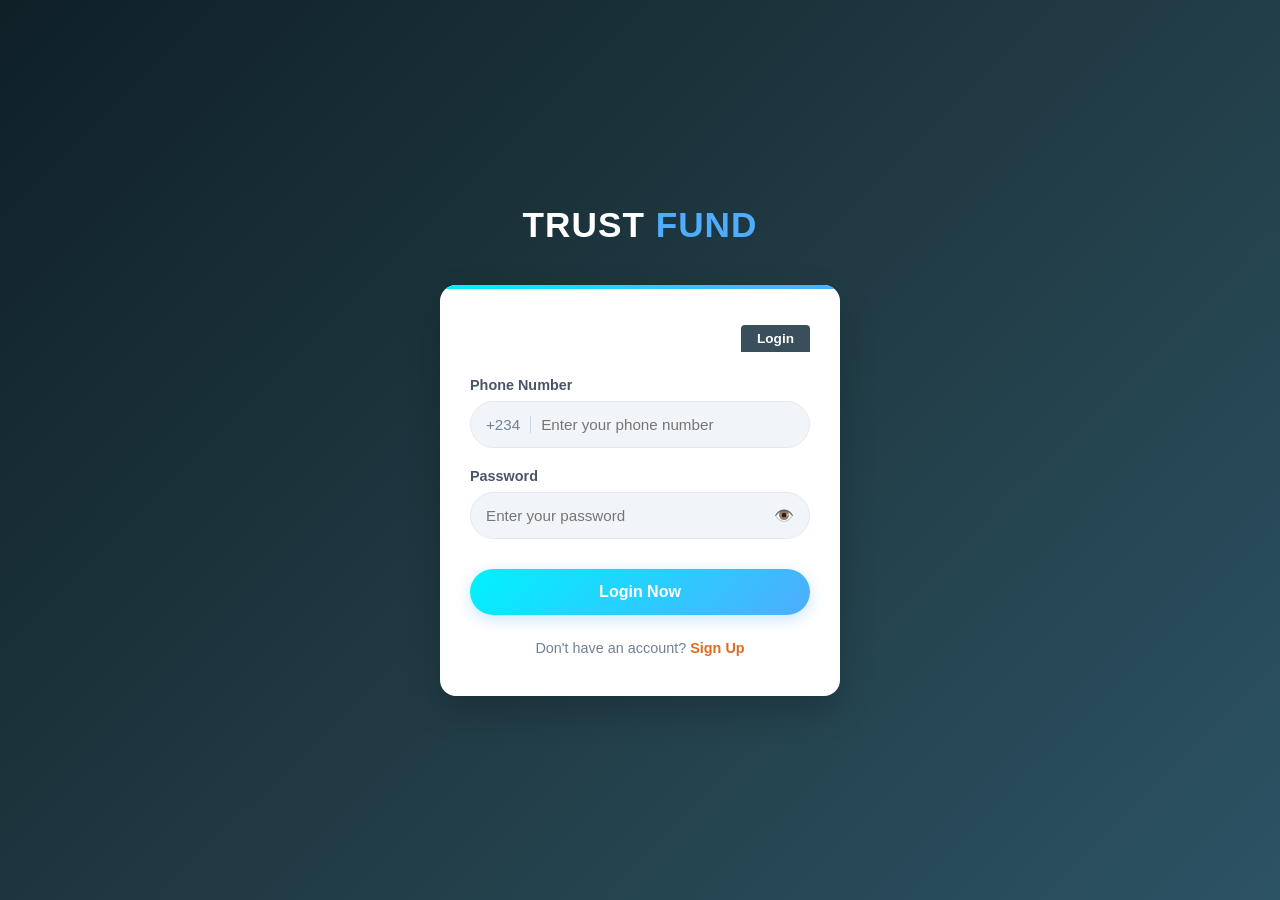
<file: INDEXHTML FILE/invest.html>
<!DOCTYPE html>
<html lang="en">
<head>
    <meta charset="UTF-8">
    <meta name="viewport" content="width=device-width, initial-scale=1.0">
    <title>Trust Funds - Investment</title>
    <style>
        * {
            margin: 0;
            padding: 0;
            box-sizing: border-box;
            font-family: 'Segoe UI', Tahoma, Geneva, Verdana, sans-serif;
        }

        body {
            background-color: #f4f7f6;
            min-height: 100vh;
            color: #2d3748;
            padding-bottom: 80px;
        }

        .toast-container {
            position: fixed;
            top: 20px;
            right: 20px;
            z-index: 300;
            display: flex;
            flex-direction: column;
            gap: 10px;
            max-width: 360px;
            width: calc(100% - 40px);
        }

        .toast {
            padding: 14px 16px;
            border-radius: 10px;
            color: #fff;
            font-size: 0.85rem;
            font-weight: 500;
            display: flex;
            align-items: center;
            gap: 10px;
            box-shadow: 0 6px 20px rgba(0,0,0,0.15);
            animation: toastIn 0.3s ease;
        }

        .toast.success { background: #38a169; }
        .toast.error { background: #e53e3e; }
        .toast.info { background: #4facfe; }
        .toast-icon { font-size: 1.1rem; flex-shrink: 0; }

        .toast-close {
            margin-left: auto;
            background: none;
            border: none;
            color: rgba(255,255,255,0.7);
            cursor: pointer;
            font-size: 1rem;
            padding: 0 0 0 8px;
        }

        @keyframes toastIn {
            from { transform: translateX(100%); opacity: 0; }
            to { transform: translateX(0); opacity: 1; }
        }
        @keyframes toastOut {
            from { transform: translateX(0); opacity: 1; }
            to { transform: translateX(100%); opacity: 0; }
        }
        .toast.removing { animation: toastOut 0.25s ease forwards; }

        .header-banner {
            background: linear-gradient(135deg, #0f2027, #203a43, #2c5364);
            color: white;
            padding: 24px 20px;
            text-align: center;
            border-bottom-left-radius: 20px;
            border-bottom-right-radius: 20px;
            box-shadow: 0 4px 15px rgba(0, 0, 0, 0.1);
        }

        .header-banner h2 {
            font-size: 1.3rem;
            font-weight: 700;
        }

        .header-banner p {
            font-size: 0.8rem;
            color: #a0aec0;
            margin-top: 4px;
        }

        .tab-nav-container {
            max-width: 480px;
            margin: -15px auto 20px;
            padding: 0 15px;
        }

        .tab-menu {
            background: #ffffff;
            border-radius: 12px;
            display: flex;
            padding: 6px;
            box-shadow: 0 4px 12px rgba(0,0,0,0.05);
        }

        .tab-btn {
            flex: 1;
            background: none;
            border: none;
            padding: 10px 5px;
            font-size: 0.85rem;
            font-weight: 700;
            color: #718096;
            cursor: pointer;
            border-radius: 8px;
            display: flex;
            flex-direction: column;
            align-items: center;
            gap: 3px;
            position: relative;
            transition: all 0.2s ease;
        }

        .tab-btn.active {
            color: #4facfe;
            background: rgba(79, 172, 254, 0.05);
        }

        .hot-badge {
            position: absolute;
            top: -12px;
            right: 5px;
            background: #ff3366;
            color: white;
            font-size: 0.6rem;
            padding: 2px 6px;
            border-radius: 10px;
            font-weight: 800;
            animation: pulse 1.5s infinite;
        }

        @keyframes pulse {
            0% { transform: scale(1); }
            50% { transform: scale(1.08); }
            100% { transform: scale(1); }
        }

        .main-content {
            padding: 0 15px;
            max-width: 480px;
            margin: 0 auto;
        }

        .view-panel { display: none; }
        .view-panel.active-panel { display: block; }

        .product-card {
            background: #ffffff;
            border-radius: 16px;
            border: 1px solid #e2e8f0;
            padding: 18px;
            margin-bottom: 16px;
            box-shadow: 0 4px 6px rgba(0,0,0,0.02);
            transition: transform 0.2s ease;
        }

        .product-card:hover {
            transform: translateY(-2px);
        }

        .product-title {
            font-size: 1.05rem;
            font-weight: 700;
            color: #1a202c;
            margin-bottom: 12px;
            border-bottom: 1px dashed #e2e8f0;
            padding-bottom: 8px;
            display: flex;
            justify-content: space-between;
        }

        .product-title span { color: #ff9f43; }

        .info-grid {
            display: grid;
            grid-template-columns: 1fr 1fr;
            gap: 10px;
            margin-bottom: 14px;
        }

        .info-item { display: flex; flex-direction: column; }

        .info-label {
            font-size: 0.72rem;
            color: #718096;
            margin-bottom: 2px;
        }

        .info-value {
            font-size: 0.9rem;
            font-weight: 700;
            color: #2d3748;
        }

        .invest-btn {
            width: 100%;
            background: linear-gradient(135deg, #00f2fe 0%, #4facfe 100%);
            color: white;
            border: none;
            padding: 11px;
            border-radius: 25px;
            font-size: 0.9rem;
            font-weight: 600;
            cursor: pointer;
            box-shadow: 0 4px 12px rgba(79, 172, 254, 0.2);
            transition: transform 0.2s ease, opacity 0.2s ease;
        }

        .invest-btn:hover { opacity: 0.95; }
        .invest-btn:active { transform: scale(0.98); }

        .empty-state-box {
            background: #ffffff;
            border-radius: 16px;
            padding: 40px 20px;
            text-align: center;
            border: 1px dashed #cbd5e1;
            margin-top: 10px;
        }

        .empty-icon {
            width: 60px;
            height: 60px;
            margin: 0 auto 12px;
            opacity: 0.4;
        }

        .empty-icon svg { width: 100%; height: 100%; fill: #a0aec0; }

        .empty-text {
            color: #718096;
            font-size: 0.9rem;
            font-weight: 600;
        }

        .floating-actions {
            position: fixed;
            right: 15px;
            top: 40%;
            display: flex;
            flex-direction: column;
            gap: 12px;
            z-index: 100;
        }

        .floating-btn {
            width: 42px;
            height: 42px;
            border-radius: 50%;
            box-shadow: 0 4px 10px rgba(0,0,0,0.15);
            display: flex;
            justify-content: center;
            align-items: center;
            color: white;
            text-decoration: none;
            font-size: 1.1rem;
            transition: transform 0.2s ease;
        }

        .floating-btn:hover { transform: scale(1.1); }
        .floating-btn.support { background: #ff9f43; }
        .floating-btn.telegram { background: #29b6f6; }
        .floating-btn.records { background: #4facfe; }

        .bottom-navbar {
            position: fixed;
            bottom: 0;
            left: 0;
            right: 0;
            height: 65px;
            background: #ffffff;
            border-top: 1px solid #e2e8f0;
            display: flex;
            justify-content: space-around;
            align-items: center;
            z-index: 99;
        }

        .nav-tab {
            display: flex;
            flex-direction: column;
            align-items: center;
            text-decoration: none;
            color: #a0aec0;
            font-size: 0.7rem;
            font-weight: 500;
        }

        .nav-tab.active { color: #4facfe; }

        .nav-tab svg {
            width: 22px;
            height: 22px;
            fill: currentColor;
            margin-bottom: 3px;
        }

        .nav-tab.center-tab {
            position: relative;
            top: -15px;
            background: linear-gradient(135deg, #00f2fe 0%, #4facfe 100%);
            width: 54px;
            height: 54px;
            border-radius: 50%;
            display: flex;
            justify-content: center;
            align-items: center;
            color: white !important;
            box-shadow: 0 4px 12px rgba(79, 172, 254, 0.4);
        }

        .nav-tab.center-tab svg { width: 26px; height: 26px; }

        /* Modal styles */
        .modal-overlay {
            display: none;
            position: fixed;
            top: 0;
            left: 0;
            width: 100%;
            height: 100%;
            background: rgba(0,0,0,0.5);
            z-index: 200;
            align-items: center;
            justify-content: center;
            padding: 20px;
        }
        .modal-overlay.active { display: flex; }
        .modal-box {
            background: #fff;
            border-radius: 16px;
            padding: 28px 24px 24px;
            width: 100%;
            max-width: 380px;
            box-shadow: 0 20px 60px rgba(0,0,0,0.2);
            animation: modalIn 0.25s ease;
            text-align: center;
        }
        @keyframes modalIn {
            from { transform: scale(0.92) translateY(10px); opacity: 0; }
            to { transform: scale(1) translateY(0); opacity: 1; }
        }
        .modal-icon { font-size: 2.5rem; margin-bottom: 12px; }
        .modal-title { font-size: 1.1rem; font-weight: 700; color: #1a202c; margin-bottom: 6px; }
        .modal-subtitle { font-size: 0.82rem; color: #718096; margin-bottom: 24px; }
        .modal-actions { display: flex; gap: 10px; }
        .modal-btn {
            flex: 1;
            padding: 12px;
            border-radius: 10px;
            font-size: 0.9rem;
            font-weight: 600;
            cursor: pointer;
            border: none;
            transition: opacity 0.2s ease;
        }
        .modal-btn:hover { opacity: 0.85; }
        .modal-btn-cancel { background: #edf2f7; color: #4a5568; }
        .modal-btn-confirm { background: linear-gradient(135deg,#00f2fe,#4facfe); color: #fff; }
        .modal-detail-row {
            display: flex;
            justify-content: space-between;
            padding: 10px 0;
            border-bottom: 1px solid #f1f5f9;
            font-size: 0.85rem;
        }
        .modal-detail-label { color: #718096; }
        .modal-detail-value { font-weight: 700; color: #1a202c; }

        /* Activity investment card */
        .active-invest-card {
            background: #ffffff;
            border-radius: 16px;
            padding: 16px;
            margin-bottom: 14px;
            border: 1px solid #e2e8f0;
        }
        .active-invest-header {
            display: flex;
            justify-content: space-between;
            align-items: center;
            margin-bottom: 10px;
        }
        .active-invest-name { font-size: 0.9rem; font-weight: 700; }
        .active-invest-status {
            font-size: 0.7rem;
            padding: 3px 10px;
            border-radius: 12px;
            font-weight: 600;
        }
        .active-invest-status.active { background: #e6fffa; color: #38a169; }
        .active-invest-status.completed { background: #ebf8ff; color: #4facfe; }
        .progress-bar {
            height: 6px;
            background: #edf2f7;
            border-radius: 3px;
            margin: 8px 0;
            overflow: hidden;
        }
        .progress-fill {
            height: 100%;
            background: linear-gradient(90deg, #00f2fe, #4facfe);
            border-radius: 3px;
            transition: width 0.5s ease;
        }
        .active-invest-stats {
            display: flex;
            justify-content: space-between;
            font-size: 0.75rem;
            color: #718096;
            margin-top: 4px;
        }
        .active-invest-stats span { font-weight: 600; color: #2d3748; }

        @media (max-width: 640px) {
            .floating-actions {
                right: 10px;
                top: auto;
                bottom: 80px;
                flex-direction: row;
                gap: 8px;
            }
            .floating-btn { width: 38px; height: 38px; font-size: 1rem; }
        }
    </style>
</head>
<body>

    <div class="toast-container" id="toastContainer"></div>

    <div class="floating-actions">
        <a href="#" class="floating-btn telegram" title="Telegram">✈️</a>
        <a href="#" class="floating-btn records" title="Records">📋</a>
        <a href="#" class="floating-btn support" title="Support">🎧</a>
    </div>

    <div class="header-banner">
        <h2>Investment Products</h2>
        <p>Choose your plan and start earning daily</p>
    </div>

    <div class="tab-nav-container">
        <div class="tab-menu">
            <button class="tab-btn active" onclick="switchPanel('daily-panel', this)">
                <span>📊 Daily</span>
            </button>
            <button class="tab-btn" onclick="switchPanel('vip-panel', this)">
                <span>💎 VIP</span>
            </button>
            <button class="tab-btn" onclick="switchPanel('activity-panel', this)">
                <span class="hot-badge">HOT 🔥</span>
                <span>📈 Activity</span>
            </button>
        </div>
    </div>

    <main class="main-content">

        <div id="daily-panel" class="view-panel active-panel">

            <div class="product-card">
                <div class="product-title">TF Plan - Alpha <span>Level 1</span></div>
                <div class="info-grid">
                    <div class="info-item">
                        <span class="info-label">Investment Amount</span>
                        <span class="info-value">₦2,000.00</span>
                    </div>
                    <div class="info-item">
                        <span class="info-label">Daily Income</span>
                        <span class="info-value">₦500.00</span>
                    </div>
                    <div class="info-item">
                        <span class="info-label">Cycle Period</span>
                        <span class="info-value">31 Days</span>
                    </div>
                    <div class="info-item">
                        <span class="info-label">Total Return</span>
                        <span class="info-value" style="color: #4facfe;">₦15,500.00</span>
                    </div>
                </div>
                <button class="invest-btn" onclick="handleInvest(2000, 'TF Plan - Alpha')">Invest Now</button>
            </div>

            <div class="product-card">
                <div class="product-title">TF Plan - Beta <span>Level 2</span></div>
                <div class="info-grid">
                    <div class="info-item">
                        <span class="info-label">Investment Amount</span>
                        <span class="info-value">₦5,000.00</span>
                    </div>
                    <div class="info-item">
                        <span class="info-label">Daily Income</span>
                        <span class="info-value">₦1,000.00</span>
                    </div>
                    <div class="info-item">
                        <span class="info-label">Cycle Period</span>
                        <span class="info-value">31 Days</span>
                    </div>
                    <div class="info-item">
                        <span class="info-label">Total Return</span>
                        <span class="info-value" style="color: #4facfe;">₦31,000.00</span>
                    </div>
                </div>
                <button class="invest-btn" onclick="handleInvest(5000, 'TF Plan - Beta')">Invest Now</button>
            </div>

            <div class="product-card">
                <div class="product-title">TF Plan - Gamma <span>Level 3</span></div>
                <div class="info-grid">
                    <div class="info-item">
                        <span class="info-label">Investment Amount</span>
                        <span class="info-value">₦10,000.00</span>
                    </div>
                    <div class="info-item">
                        <span class="info-label">Daily Income</span>
                        <span class="info-value">₦2,000.00</span>
                    </div>
                    <div class="info-item">
                        <span class="info-label">Cycle Period</span>
                        <span class="info-value">31 Days</span>
                    </div>
                    <div class="info-item">
                        <span class="info-label">Total Return</span>
                        <span class="info-value" style="color: #4facfe;">₦62,000.00</span>
                    </div>
                </div>
                <button class="invest-btn" onclick="handleInvest(10000, 'TF Plan - Gamma')">Invest Now</button>
            </div>

            <div class="product-card">
                <div class="product-title">TF Plan - Delta <span>Level 4</span></div>
                <div class="info-grid">
                    <div class="info-item">
                        <span class="info-label">Investment Amount</span>
                        <span class="info-value">₦20,000.00</span>
                    </div>
                    <div class="info-item">
                        <span class="info-label">Daily Income</span>
                        <span class="info-value">₦4,200.00</span>
                    </div>
                    <div class="info-item">
                        <span class="info-label">Cycle Period</span>
                        <span class="info-value">31 Days</span>
                    </div>
                    <div class="info-item">
                        <span class="info-label">Total Return</span>
                        <span class="info-value" style="color: #4facfe;">₦130,200.00</span>
                    </div>
                </div>
                <button class="invest-btn" onclick="handleInvest(20000, 'TF Plan - Delta')">Invest Now</button>
            </div>

            <div class="product-card">
                <div class="product-title">TF Plan - Omega <span>Level 5</span></div>
                <div class="info-grid">
                    <div class="info-item">
                        <span class="info-label">Investment Amount</span>
                        <span class="info-value">₦40,000.00</span>
                    </div>
                    <div class="info-item">
                        <span class="info-label">Daily Income</span>
                        <span class="info-value">₦8,800.00</span>
                    </div>
                    <div class="info-item">
                        <span class="info-label">Cycle Period</span>
                        <span class="info-value">31 Days</span>
                    </div>
                    <div class="info-item">
                        <span class="info-label">Total Return</span>
                        <span class="info-value" style="color: #4facfe;">₦272,800.00</span>
                    </div>
                </div>
                <button class="invest-btn" onclick="handleInvest(40000, 'TF Plan - Omega')">Invest Now</button>
            </div>

        </div>

        <div id="vip-panel" class="view-panel">
            <div class="empty-state-box">
                <div class="empty-text">🔒 Premium VIP Plans unlock at Level 2</div>
            </div>
        </div>

        <div id="activity-panel" class="view-panel">
            <div class="empty-state-box">
                <div class="empty-icon">
                    <svg viewBox="0 0 24 24"><path d="M15.5 14h-.79l-.28-.27C15.41 12.59 16 11.11 16 9.5 16 5.91 13.09 3 9.5 3S3 5.91 3 9.5 5.91 16 9.5 16c1.61 0 3.09-.59 4.23-1.57l.27.28v.79l5 4.99L20.49 19l-4.99-5zm-6 0C7.01 14 5 11.99 5 9.5S7.01 5 9.5 5 14 7.01 14 9.5 11.99 14 9.5 14z"/></svg>
                </div>
                <div class="empty-text">No active investments yet</div>
            </div>
        </div>

    </main>

    <!-- Confirm Investment Modal -->
    <div class="modal-overlay" id="investModal">
        <div class="modal-box">
            <div class="modal-icon">📈</div>
            <div class="modal-title">Confirm Investment</div>
            <div class="modal-subtitle">Review your investment details</div>
            <div class="modal-details" style="margin-bottom:20px;">
                <div class="modal-detail-row">
                    <span class="modal-detail-label">Plan</span>
                    <span class="modal-detail-value" id="modalPlan">-</span>
                </div>
                <div class="modal-detail-row">
                    <span class="modal-detail-label">Amount</span>
                    <span class="modal-detail-value" id="modalAmount">-</span>
                </div>
                <div class="modal-detail-row">
                    <span class="modal-detail-label">Daily Income</span>
                    <span class="modal-detail-value" id="modalDaily">-</span>
                </div>
                <div class="modal-detail-row">
                    <span class="modal-detail-label">Cycle</span>
                    <span class="modal-detail-value" id="modalCycle">31 Days</span>
                </div>
            </div>
            <div class="modal-actions">
                <button class="modal-btn modal-btn-cancel" id="investCancel">Cancel</button>
                <button class="modal-btn modal-btn-confirm" id="investConfirm">Invest Now</button>
            </div>
        </div>
    </div>

    <nav class="bottom-navbar">
        <a href="dashborad.html" class="nav-tab">
            <svg viewBox="0 0 24 24"><path d="M10 20v-6h4v6h5v-8h3L12 3 2 12h3v8z"/></svg>
            <span>Home</span>
        </a>
        <a href="invest.html" class="nav-tab active">
            <svg viewBox="0 0 24 24"><path d="M16 6l2.29 2.29-4.88 4.88-4-4L2 16.59 3.41 18l6-6 4 4 6.3-6.29L22 12V6z"/></svg>
            <span>Invest</span>
        </a>
        <a href="deposit.html" class="nav-tab center-tab">
            <svg viewBox="0 0 24 24"><path d="M12 22c1.1 0 2-.9 2-2h-4c0 1.1.89 2 2 2zm6-6v-5c0-3.07-1.64-5.64-4.5-6.32V4c0-.83-.67-1.5-1.5-1.5s-1.5.67-1.5 1.5v.68C7.63 5.36 6 7.92 6 11v5l-2 2v1h16v-1l-2-2z"/></svg>
        </a>
        <a href="withdrawal.html" class="nav-tab">
            <svg viewBox="0 0 24 24"><path d="M19 19H5V5h7V3H5c-1.11 0-2 .9-2 2v14c0 1.1.89 2 2 2h14c1.1 0 2-.9 2-2v-7h-2v7zM14 3v2h3.59l-9.83 9.83 1.41 1.41L19 6.41V10h2V3h-7z"/></svg>
            <span>Withdraw</span>
        </a>
        <a href="index.html" class="nav-tab">
            <svg viewBox="0 0 24 24"><path d="M12 12c2.21 0 4-1.79 4-4s-1.79-4-4-4-4 1.79-4 4 1.79 4 4 4zm0 2c-2.67 0-8 1.34-8 4v2h16v-2c0-2.66-5-4-8-4z"/></svg>
            <span>Account</span>
        </a>
    </nav>

    <script>
        function showToast(message, type) {
            var container = document.getElementById('toastContainer');
            var icons = { success: '✓', error: '✗', info: 'ℹ' };
            var toast = document.createElement('div');
            toast.className = 'toast ' + type;
            toast.innerHTML = '<span class="toast-icon">' + (icons[type] || '') + '</span>' +
                '<span>' + message + '</span>' + '<button class="toast-close">&times;</button>';
            container.appendChild(toast);
            toast.querySelector('.toast-close').addEventListener('click', function () {
                toast.classList.add('removing');
                setTimeout(function () { toast.remove(); }, 260);
            });
            setTimeout(function () {
                if (toast.parentNode) {
                    toast.classList.add('removing');
                    setTimeout(function () { toast.remove(); }, 260);
                }
            }, 4000);
        }

        // ---- Account helpers ----
        function getAccounts() {
            try { return JSON.parse(localStorage.getItem('tf_accounts')) || {}; }
            catch(e) { return {}; }
        }
        function getSession() {
            return localStorage.getItem('tf_session') || '';
        }
        function saveAccounts(a) {
            localStorage.setItem('tf_accounts', JSON.stringify(a));
        }

        // ---- Daily income processor ----
        function processDailyIncome() {
            var phone = getSession();
            if (!phone) return;
            var accounts = getAccounts();
            var account = accounts[phone];
            if (!account || !account.investments) return;
            var changed = false;
            var now = Date.now();
            for (var i = 0; i < account.investments.length; i++) {
                var inv = account.investments[i];
                if (!inv.active) continue;
                var elapsed = now - inv.lastPayout;
                var cycles = Math.floor(elapsed / (24 * 60 * 60 * 1000));
                if (cycles > 0) {
                    var credit = cycles * inv.dailyIncome;
                    account.balance = (account.balance || 0) + credit;
                    inv.lastPayout = inv.lastPayout + cycles * (24 * 60 * 60 * 1000);
                    if (!account.transactions) account.transactions = [];
                    account.transactions.push({
                        type: 'deposit',
                        amount: credit,
                        date: new Date().toLocaleString('en-GB', { day: '2-digit', month: 'short', year: 'numeric', hour: '2-digit', minute: '2-digit' }),
                        note: 'Daily income from ' + inv.plan
                    });
                    changed = true;
                }
            }
            if (changed) {
                accounts[phone] = account;
                saveAccounts(accounts);
            }
        }

        // ---- Plan data lookup ----
        var planData = {
            'TF Plan - Alpha': { amount: 2000, daily: 500, cycle: 31 },
            'TF Plan - Beta': { amount: 5000, daily: 1000, cycle: 31 },
            'TF Plan - Gamma': { amount: 10000, daily: 2000, cycle: 31 },
            'TF Plan - Delta': { amount: 20000, daily: 4200, cycle: 31 },
            'TF Plan - Omega': { amount: 40000, daily: 8800, cycle: 31 }
        };

        var pendingInvest = null;

        function handleInvest(amount, plan) {
            var phone = getSession();
            if (!phone) { window.location.href = 'trustfund.html'; return; }
            var accounts = getAccounts();
            var account = accounts[phone];
            if (!account) { window.location.href = 'trustfund.html'; return; }

            var bal = account.balance || 0;
            if (bal < amount) {
                showToast('Insufficient balance! Redirecting to deposit...', 'error');
                setTimeout(function () { window.location.href = '/INDEXHTML FILE/Deposit.html'; }, 1500);
                return;
            }

            // Show confirmation modal
            pendingInvest = { amount: amount, plan: plan };
            document.getElementById('modalPlan').innerText = plan;
            document.getElementById('modalAmount').innerText = '₦' + amount.toLocaleString('en-US', {minimumFractionDigits: 2});
            var pd = planData[plan];
            document.getElementById('modalDaily').innerText = '₦' + (pd ? pd.daily.toLocaleString('en-US', {minimumFractionDigits: 2}) : '0.00') + '/day';
            document.getElementById('modalCycle').innerText = (pd ? pd.cycle : 31) + ' Days';
            document.getElementById('investModal').classList.add('active');
        }

        // ---- Modal controls ----
        var investModal = document.getElementById('investModal');
        document.getElementById('investCancel').addEventListener('click', function () {
            investModal.classList.remove('active');
            pendingInvest = null;
        });
        investModal.addEventListener('click', function (e) {
            if (e.target === investModal) { investModal.classList.remove('active'); pendingInvest = null; }
        });
        document.getElementById('investConfirm').addEventListener('click', function () {
            if (!pendingInvest) return;
            investModal.classList.remove('active');
            var amount = pendingInvest.amount;
            var plan = pendingInvest.plan;
            pendingInvest = null;

            var phone = getSession();
            var accounts = getAccounts();
            var account = accounts[phone];
            if (!account) return;

            account.balance = Math.max(0, (account.balance || 0) - amount);

            if (!account.investments) account.investments = [];
            var pd = planData[plan] || { amount: amount, daily: Math.round(amount * 0.25), cycle: 31 };
            var now = Date.now();
            account.investments.push({
                id: 'inv_' + now + '_' + Math.random().toString(36).slice(2, 6),
                plan: plan,
                amount: amount,
                dailyIncome: pd.daily,
                cycleDays: pd.cycle,
                investedAt: now,
                lastPayout: now,
                active: true
            });

            if (!account.transactions) account.transactions = [];
            account.transactions.push({
                type: 'withdrawal',
                amount: amount,
                date: new Date().toLocaleString('en-GB', { day: '2-digit', month: 'short', year: 'numeric', hour: '2-digit', minute: '2-digit' }),
                note: 'Investment in ' + plan
            });

            accounts[phone] = account;
            saveAccounts(accounts);
            renderActivityPanel();
            showToast('Successfully invested in ' + plan + '!', 'success');
        });

        // ---- Activity panel rendering ----
        function renderActivityPanel() {
            var phone = getSession();
            var accounts = getAccounts();
            var account = accounts[phone];
            var container = document.getElementById('activity-panel');

            var invs = account && account.investments ? account.investments : [];
            var active = invs.filter(function (i) { return i.active; });
            var completed = invs.filter(function (i) { return !i.active; });

            var html = '';

            if (active.length === 0 && completed.length === 0) {
                html = '<div class="empty-state-box"><div class="empty-text">No active investments yet</div></div>';
                container.innerHTML = html;
                return;
            }

            if (active.length > 0) {
                html += '<div style="font-size:0.8rem;font-weight:700;color:#38a169;margin-bottom:10px;">Active Investments</div>';
                var now = Date.now();
                for (var i = 0; i < active.length; i++) {
                    var inv = active[i];
                    var elapsedDays = (now - inv.investedAt) / (24 * 60 * 60 * 1000);
                    var progress = Math.min(100, (elapsedDays / inv.cycleDays) * 100);
                    var daysLeft = Math.max(0, Math.ceil(inv.cycleDays - elapsedDays));
                    var earnedSoFar = Math.floor((now - inv.lastPayout) / (24 * 60 * 60 * 1000)) * inv.dailyIncome + inv.dailyIncome;
                    // Actually count how many payouts have been made more accurately
                    var totalEarned = 0;
                    if (account.transactions) {
                        for (var t = 0; t < account.transactions.length; t++) {
                            if (account.transactions[t].note && account.transactions[t].note.indexOf(inv.plan) > -1 && account.transactions[t].type === 'deposit') {
                                totalEarned += account.transactions[t].amount;
                            }
                        }
                    }

                    html += '<div class="active-invest-card">' +
                        '<div class="active-invest-header">' +
                        '<div class="active-invest-name">' + inv.plan + '</div>' +
                        '<span class="active-invest-status active">Active</span>' +
                        '</div>' +
                        '<div style="display:flex;justify-content:space-between;font-size:0.8rem;margin-bottom:4px;">' +
                        '<span style="color:#718096;">₦' + inv.amount.toLocaleString() + '</span>' +
                        '<span style="color:#4facfe;font-weight:600;">+₦' + inv.dailyIncome.toLocaleString() + '/day</span>' +
                        '</div>' +
                        '<div class="progress-bar"><div class="progress-fill" style="width:' + progress.toFixed(0) + '%;"></div></div>' +
                        '<div class="active-invest-stats">' +
                        '<span>' + daysLeft + ' days left</span>' +
                        '<span>Earned: ₦' + totalEarned.toLocaleString('en-US', {minimumFractionDigits: 2}) + '</span>' +
                        '</div>' +
                        '</div>';
                }
            }

            if (completed.length > 0) {
                html += '<div style="font-size:0.8rem;font-weight:700;color:#4facfe;margin-bottom:10px;margin-top:16px;">Completed</div>';
                for (var j = 0; j < completed.length; j++) {
                    var c = completed[j];
                    html += '<div class="active-invest-card" style="opacity:0.7;">' +
                        '<div class="active-invest-header">' +
                        '<div class="active-invest-name">' + c.plan + '</div>' +
                        '<span class="active-invest-status completed">Completed</span>' +
                        '</div>' +
                        '<div style="font-size:0.8rem;color:#718096;">Invested ₦' + c.amount.toLocaleString() + '</div>' +
                        '</div>';
                }
            }

            container.innerHTML = html;
        }

        function switchPanel(panelId, btn) {
            document.querySelectorAll('.view-panel').forEach(function (p) {
                p.classList.remove('active-panel');
            });
            document.querySelectorAll('.tab-btn').forEach(function (t) {
                t.classList.remove('active');
            });
            document.getElementById(panelId).classList.add('active-panel');
            btn.classList.add('active');
            if (panelId === 'activity-panel') {
                renderActivityPanel();
            }
        }

        // ---- On load ----
        window.onload = function () {
            var phone = getSession();
            if (!phone) { window.location.href = 'trustfund.html'; return; }
            processDailyIncome();
        };
    </script>

</body>
</html>
</file>
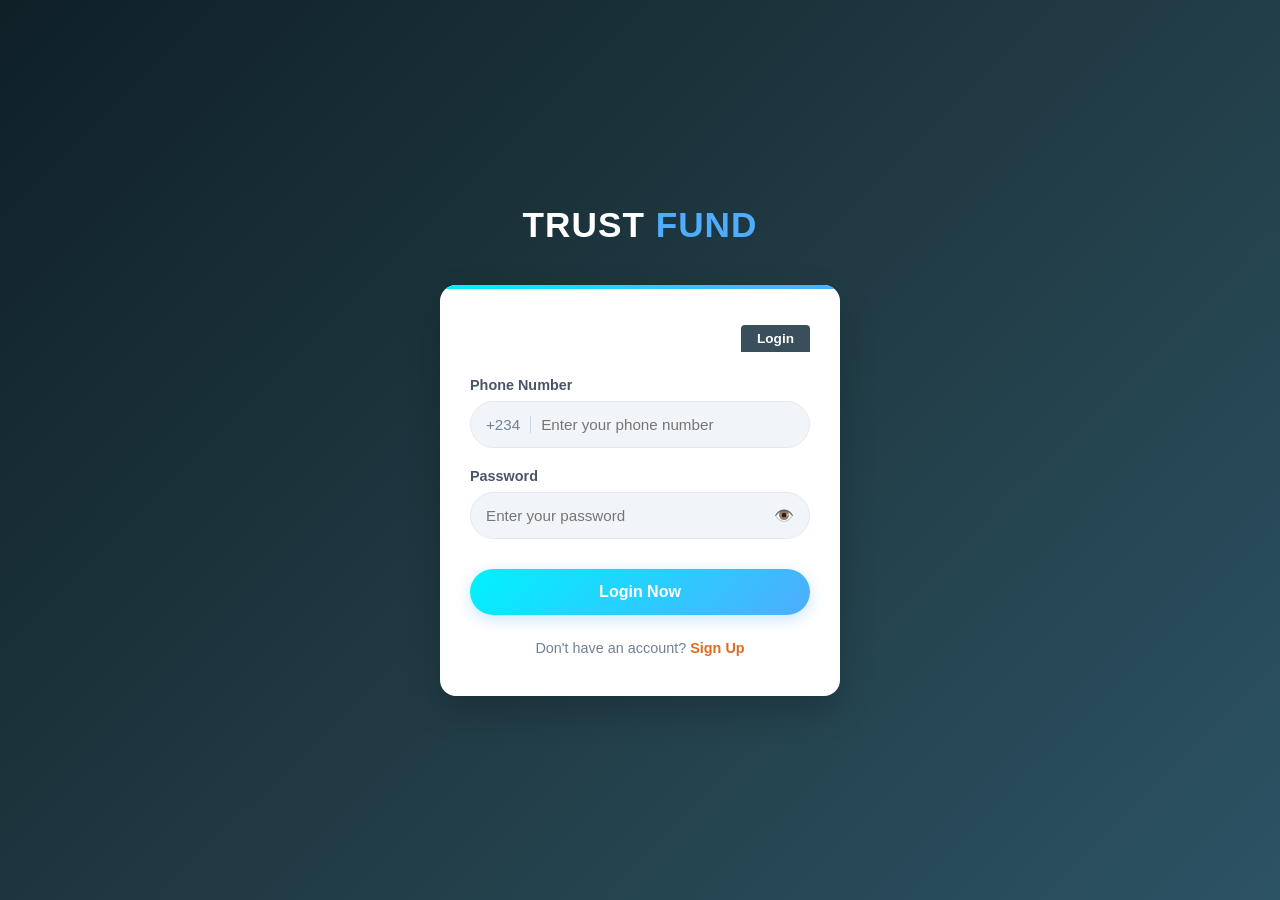
<file: INDEXHTML FILE/trustfund.html>
<!DOCTYPE html>
<html lang="en">
<head>
    <meta charset="UTF-8">
    <meta name="viewport" content="width=device-width, initial-scale=1.0">
    <title>Trust Fund - Access</title>
    <style>
        * {
            margin: 0;
            padding: 0;
            box-sizing: border-box;
            font-family: 'Segoe UI', Tahoma, Geneva, Verdana, sans-serif;
        }

        body {
            background: linear-gradient(135deg, #0f2027, #203a43, #2c5364);
            min-height: 100vh;
            display: flex;
            justify-content: center;
            align-items: center;
            padding: 20px;
        }

        .container {
            width: 100%;
            max-width: 400px;
            text-align: center;
        }

        .brand-logo {
            font-size: 2.2rem;
            font-weight: 800;
            letter-spacing: 1px;
            margin-bottom: 40px;
            color: #ffffff;
        }

        .brand-logo span {
            color: #4facfe;
        }

        .form-card {
            background: #ffffff;
            border-radius: 16px;
            box-shadow: 0 15px 35px rgba(0, 0, 0, 0.2);
            overflow: hidden;
            position: relative;
            padding: 40px 30px;
        }

        /* Top angled tab indicator for active state style */
        .form-card::before {
            content: '';
            position: absolute;
            top: 0;
            left: 0;
            right: 0;
            height: 4px;
            background: linear-gradient(to right, #00f2fe, #4facfe);
        }

        .form-toggle-header {
            display: flex;
            justify-content: flex-end;
            margin-bottom: 25px;
        }

        .toggle-tab-badge {
            background: #3a4f5c;
            color: #ffffff;
            padding: 6px 16px;
            border-radius: 4px 4px 0 0;
            font-size: 0.85rem;
            font-weight: 600;
        }

        .form-group {
            text-align: left;
            margin-bottom: 20px;
        }

        .form-group label {
            display: block;
            font-size: 0.9rem;
            color: #4a5568;
            margin-bottom: 8px;
            font-weight: 600;
        }

        .input-wrapper {
            display: flex;
            align-items: center;
            background: #f1f5f9;
            border: 1px solid #e2e8f0;
            border-radius: 25px;
            padding: 0 15px;
            transition: all 0.3s ease;
        }

        .input-wrapper:focus-within {
            border-color: #4facfe;
            background: #ffffff;
            box-shadow: 0 0 0 3px rgba(79, 172, 254, 0.15);
        }

        .prefix {
            color: #718096;
            font-size: 0.95rem;
            padding-right: 10px;
            border-right: 1px solid #cbd5e1;
            margin-right: 10px;
            user-select: none;
        }

        .input-wrapper input {
            width: 100%;
            border: none;
            background: transparent;
            padding: 14px 0;
            font-size: 0.95rem;
            color: #1a202c;
            outline: none;
        }

        .password-toggle {
            cursor: pointer;
            color: #a0aec0;
            margin-left: 10px;
            user-select: none;
        }

        .password-toggle:hover {
            color: #4facfe;
        }

        .submit-btn {
            width: 100%;
            background: linear-gradient(135deg, #00f2fe 0%, #4facfe 100%);
            color: white;
            border: none;
            padding: 14px;
            border-radius: 25px;
            font-size: 1rem;
            font-weight: 600;
            cursor: pointer;
            margin-top: 10px;
            box-shadow: 0 4px 15px rgba(79, 172, 254, 0.3);
            transition: transform 0.2s ease, opacity 0.2s ease;
        }

        .submit-btn:hover {
            opacity: 0.95;
        }

        .submit-btn:active {
            transform: scale(0.98);
        }

        .footer-text {
            margin-top: 25px;
            font-size: 0.9rem;
            color: #718096;
        }

        .footer-text a {
            color: #dd6b20;
            text-decoration: none;
            font-weight: 600;
        }

        .footer-text a:hover {
            text-decoration: underline;
        }

        /* Utility classes to toggle forms */
        .hidden {
            display: none;
        }
    </style>
</head>
<body>

    <div class="container">
        <div class="brand-logo">TRUST <span>FUND</span></div>

        <div class="form-card">
            
            <form id="loginForm">
                <div class="form-toggle-header">
                    <span class="toggle-tab-badge">Login</span>
                </div>

                <div class="form-group">
                    <label>Phone Number</label>
                    <div class="input-wrapper">
                        <span class="prefix">+234</span>
                        <input type="tel" id="loginPhone" placeholder="Enter your phone number" required>
                    </div>
                </div>

                <div class="form-group">
                    <label>Password</label>
                    <div class="input-wrapper">
                        <input type="password" id="loginPassword" placeholder="Enter your password" required>
                        <span class="password-toggle" onclick="togglePassword('loginPassword')">👁️</span>
                    </div>
                </div>

                <button type="submit" class="submit-btn">Login Now</button>

                <div class="footer-text">
                    Don't have an account? <a href="#" onclick="switchForm('register')">Sign Up</a>
                </div>
            </form>

            <form id="registerForm" class="hidden">
                <div class="form-toggle-header">
                    <span class="toggle-tab-badge">Register</span>
                </div>

                <div class="form-group">
                    <label>Full Name</label>
                    <div class="input-wrapper">
                        <input type="text" id="regName" placeholder="Enter your full name" required>
                    </div>
                </div>

                <div class="form-group">
                    <label>Phone Number</label>
                    <div class="input-wrapper">
                        <span class="prefix">+234</span>
                        <input type="tel" id="regPhone" placeholder="Enter your phone number" required>
                    </div>
                </div>

                <div class="form-group">
                    <label>Create Password</label>
                    <div class="input-wrapper">
                        <input type="password" id="regPassword" placeholder="Minimum 6 characters" required>
                        <span class="password-toggle" onclick="togglePassword('regPassword')">👁️</span>
                    </div>
                </div>

                <div class="form-group">
                    <label>Confirm Password</label>
                    <div class="input-wrapper">
                        <input type="password" id="confirmPassword" placeholder="Repeat your password" required>
                        <span class="password-toggle" onclick="togglePassword('confirmPassword')">👁️</span>
                    </div>
                </div>

                <button type="submit" class="submit-btn">Register Now</button>

                <div class="footer-text">
                    Already have an account? <a href="" onclick="switchForm('login')">Login</a>
                </div>
            </form>

        </div>
    </div>

    <script>
    function getAccounts() {
        try { return JSON.parse(localStorage.getItem('tf_accounts')) || {}; }
        catch(e) { return {}; }
    }

    function saveAccounts(a) {
        localStorage.setItem('tf_accounts', JSON.stringify(a));
    }

    function generateRefCode() {
        return String(100000 + Math.floor(Math.random() * 900000));
    }

    function switchForm(formType) {
        document.getElementById('loginForm').classList.toggle('hidden', formType !== 'login');
        document.getElementById('registerForm').classList.toggle('hidden', formType !== 'register');
    }

    function togglePassword(inputId) {
        var input = document.getElementById(inputId);
        input.type = input.type === 'password' ? 'text' : 'password';
    }

    function showError(formId, msg) {
        var existing = document.querySelector('#' + formId + ' .form-error');
        if (existing) existing.remove();
        var el = document.createElement('div');
        el.className = 'form-error';
        el.style.cssText = 'color:#e53e3e;font-size:0.8rem;margin-top:8px;text-align:center;font-weight:600;';
        el.textContent = msg;
        document.querySelector('#' + formId + ' .submit-btn').after(el);
    }

    function clearErrors() {
        document.querySelectorAll('.form-error').forEach(function(e) { e.remove(); });
    }

    var urlParams = new URLSearchParams(window.location.search);
    var referrerCode = urlParams.get('ref');
    if (referrerCode) {
        localStorage.setItem('pending_referrer', referrerCode);
    }

    localStorage.removeItem('tf_session');

    document.getElementById('loginForm').addEventListener('submit', function(e) {
        e.preventDefault();
        clearErrors();
        var phone = document.getElementById('loginPhone').value.trim();
        var password = document.getElementById('loginPassword').value.trim();
        if (!phone) { showError('loginForm', 'Please enter your phone number'); return; }
        if (!password) { showError('loginForm', 'Please enter your password'); return; }
        var accounts = getAccounts();
        var account = accounts[phone];
        if (!account) { showError('loginForm', 'Account not found. Please sign up.'); return; }
        if (account.password !== password) { showError('loginForm', 'Incorrect password'); return; }
        localStorage.setItem('tf_session', phone);
        window.location.href = 'dashborad.html';
    });

    document.getElementById('registerForm').addEventListener('submit', function(e) {
        e.preventDefault();
        clearErrors();
        var name = document.getElementById('regName').value.trim();
        var phone = document.getElementById('regPhone').value.trim();
        var password = document.getElementById('regPassword').value.trim();
        var confirm = document.getElementById('confirmPassword').value.trim();

        if (!name) { showError('registerForm', 'Please enter your full name'); return; }
        if (!phone) { showError('registerForm', 'Please enter your phone number'); return; }
        if (phone.length < 10) { showError('registerForm', 'Please enter a valid phone number (at least 10 digits)'); return; }
        if (!password) { showError('registerForm', 'Please create a password'); return; }
        if (password.length < 6) { showError('registerForm', 'Password must be at least 6 characters'); return; }
        if (password !== confirm) { showError('registerForm', 'Passwords do not match'); return; }

        var accounts = getAccounts();
        if (accounts[phone]) { showError('registerForm', 'Phone number already registered. Please login.'); return; }

        var refCode = generateRefCode();
        var refBonus = 0;

        var pendingRef = localStorage.getItem('pending_referrer');
        if (pendingRef) {
            for (var p in accounts) {
                if (accounts[p].refCode === pendingRef) {
                    accounts[p].balance = (accounts[p].balance || 0) + 500;
                    if (!accounts[p].transactions) accounts[p].transactions = [];
                    accounts[p].transactions.push({
                        type: 'deposit',
                        amount: 500,
                        date: new Date().toLocaleString('en-GB', { day: '2-digit', month: 'short', year: 'numeric', hour: '2-digit', minute: '2-digit' }),
                        note: 'Referral bonus from ' + name
                    });
                    refBonus = 500;
                    break;
                }
            }
            localStorage.removeItem('pending_referrer');
        }

        accounts[phone] = {
            username: name,
            phone: phone,
            password: password,
            refCode: refCode,
            balance: 1000 + refBonus,
            createdAt: Date.now(),
            transactions: [],
            investments: []
        };

        accounts[phone].transactions.push({
            type: 'deposit',
            amount: 1000 + refBonus,
            date: new Date().toLocaleString('en-GB', { day: '2-digit', month: 'short', year: 'numeric', hour: '2-digit', minute: '2-digit' }),
            note: refBonus > 0 ? 'Signup bonus + referral bonus' : 'Signup bonus'
        });

        saveAccounts(accounts);
        localStorage.setItem('tf_session', phone);
        localStorage.setItem('is_new_signup', 'true');
        window.location.href = 'dashborad.html';
    });
</script>
</body>
</html>
</file>
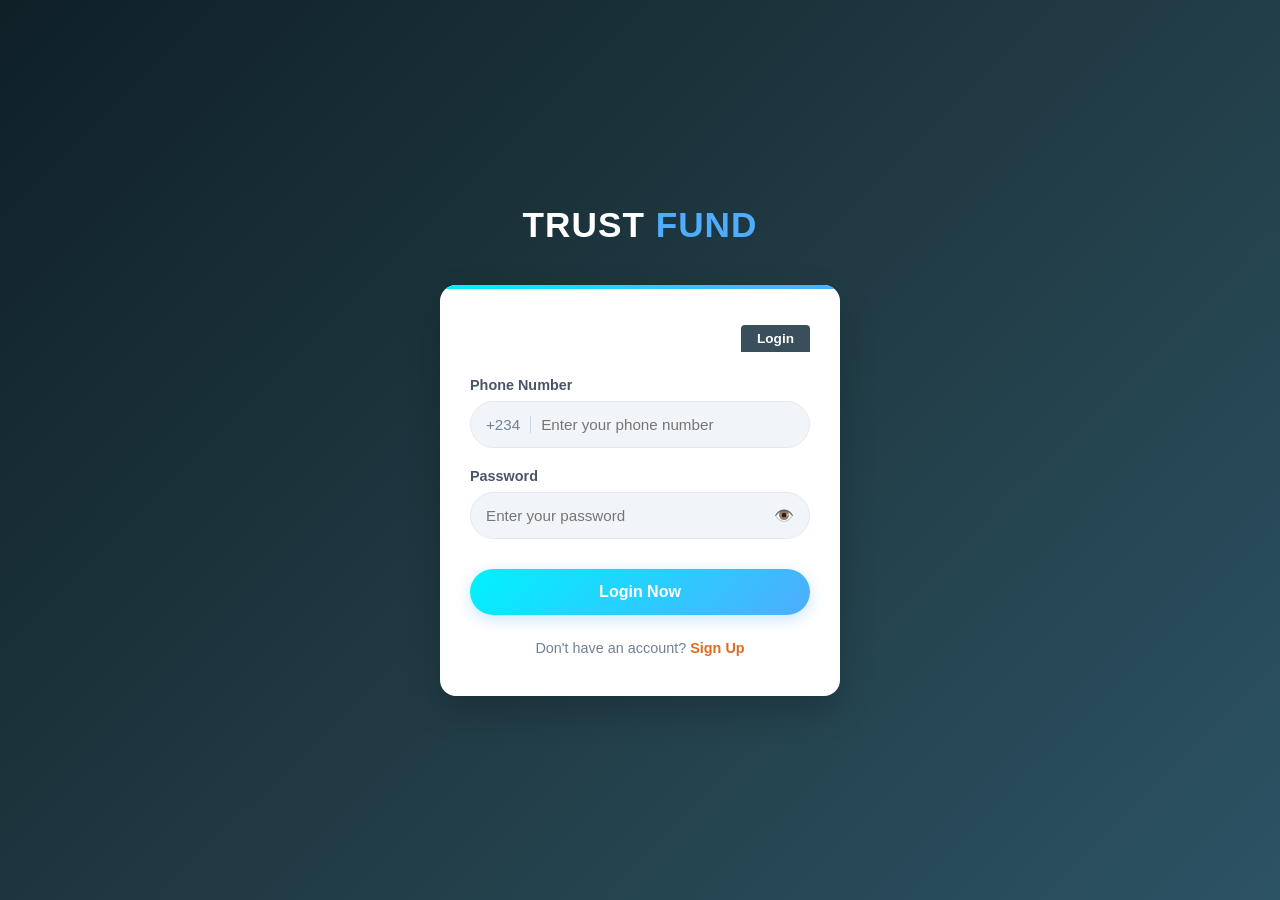
<file: INDEXHTML FILE/withdrawal.html>
<!DOCTYPE html>
<html lang="en">
<head>
    <meta charset="UTF-8">
    <meta name="viewport" content="width=device-width, initial-scale=1.0">
    <title>Trust Funds - Withdraw</title>
    <style>
        * {
            margin: 0;
            padding: 0;
            box-sizing: border-box;
            font-family: 'Segoe UI', Tahoma, Geneva, Verdana, sans-serif;
        }

        body {
            background-color: #f4f7f6;
            min-height: 100vh;
            color: #2d3748;
            padding-bottom: 80px;
        }

        /* Top Navigation Header */
        .nav-header {
            background: #ffffff;
            display: flex;
            align-items: center;
            padding: 12px 16px;
            border-bottom: 1px solid #e2e8f0;
            position: sticky;
            top: 0;
            z-index: 10;
        }

        .back-btn {
            background: none;
            border: none;
            font-size: 1.2rem;
            cursor: pointer;
            color: #4a5568;
            margin-right: 12px;
            text-decoration: none;
            line-height: 1;
        }

        .page-title {
            flex: 1;
            text-align: center;
            font-size: 1.05rem;
            font-weight: 700;
            text-transform: capitalize;
            color: #1a202c;
        }

        .user-avatar {
            width: 34px;
            height: 34px;
            border-radius: 50%;
            background: linear-gradient(135deg, #00f2fe, #4facfe);
            display: flex;
            align-items: center;
            justify-content: center;
            color: #fff;
            font-weight: 700;
            font-size: 0.85rem;
            margin-left: 12px;
            flex-shrink: 0;
        }

        .user-name {
            font-size: 0.8rem;
            font-weight: 600;
            color: #2d3748;
            margin-left: 8px;
            white-space: nowrap;
        }

        .header-right {
            display: flex;
            align-items: center;
        }

        /* Balance Card */
        .balance-card {
            background: linear-gradient(135deg, #1a202c 0%, #2d3748 100%);
            border-radius: 12px;
            padding: 20px;
            margin-bottom: 24px;
            color: #fff;
        }

        .balance-label {
            font-size: 0.8rem;
            color: #a0aec0;
            font-weight: 500;
            margin-bottom: 4px;
        }

        .balance-amount {
            font-size: 1.8rem;
            font-weight: 800;
            letter-spacing: -0.5px;
        }

        .balance-amount span {
            font-size: 1rem;
            font-weight: 600;
            color: #a0aec0;
        }

        .balance-meta {
            display: flex;
            justify-content: space-between;
            align-items: center;
            margin-top: 12px;
            padding-top: 12px;
            border-top: 1px solid rgba(255,255,255,0.1);
        }

        .balance-meta-item {
            font-size: 0.75rem;
            color: #a0aec0;
        }

        .balance-meta-item strong {
            color: #fff;
            font-weight: 600;
        }

        .trust-badge {
            display: inline-flex;
            align-items: center;
            gap: 4px;
            font-size: 0.7rem;
            color: #68d391;
            background: rgba(104, 211, 145, 0.15);
            padding: 4px 10px;
            border-radius: 20px;
        }

        /* Form Container */
        .form-container {
            padding: 20px 16px;
            max-width: 480px;
            margin: 0 auto;
        }

        .form-group {
            margin-bottom: 20px;
        }

        .form-group label {
            display: block;
            font-size: 0.85rem;
            font-weight: 600;
            color: #4a5568;
            margin-bottom: 6px;
        }

        /* Text Input Styling */
        .input-wrapper {
            position: relative;
            display: flex;
            align-items: center;
        }

        .input-icon {
            position: absolute;
            left: 14px;
            color: #a0aec0;
            font-weight: 700;
            font-size: 0.95rem;
            pointer-events: none;
            z-index: 1;
        }

        .input-box {
            width: 100%;
            background: #ffffff;
            border: 1px solid #cbd5e1;
            border-radius: 8px;
            padding: 14px 16px;
            font-size: 0.95rem;
            color: #1a202c;
            outline: none;
            transition: border-color 0.2s ease;
        }

        .input-box.input-with-icon {
            padding-left: 32px;
        }

        .input-box:focus {
            border-color: #4facfe;
            box-shadow: 0 0 0 3px rgba(79, 172, 254, 0.1);
        }

        .input-box.input-error {
            border-color: #e53e3e;
        }

        .input-box.input-error:focus {
            box-shadow: 0 0 0 3px rgba(229, 62, 62, 0.1);
        }

        .input-box.input-success {
            border-color: #38a169;
        }

        .input-box.input-success:focus {
            box-shadow: 0 0 0 3px rgba(56, 161, 105, 0.1);
        }

        .input-error-message {
            font-size: 0.75rem;
            color: #e53e3e;
            margin-top: 4px;
            display: none;
        }

        .input-error-message.visible {
            display: block;
        }

        /* Dropdown Select Styling */
        .select-box {
            width: 100%;
            background: #ffffff;
            border: 1px solid #cbd5e1;
            border-radius: 8px;
            padding: 14px 16px;
            font-size: 0.95rem;
            color: #4a5568;
            outline: none;
            appearance: none;
            background-image: url("data:image/svg+xml;charset=UTF-8,%3csvg xmlns='http://www.w3.org/2000/svg' viewBox='0 0 24 24' fill='%234a5568'%3e%3cpath d='M7 10l5 5 5-5z'/%3e%3c/svg%3e");
            background-repeat: no-repeat;
            background-position: right 16px center;
            background-size: 18px;
            cursor: pointer;
            transition: border-color 0.2s ease;
        }

        .select-box:focus {
            border-color: #4facfe;
            box-shadow: 0 0 0 3px rgba(79, 172, 254, 0.1);
        }

        .select-box.input-error {
            border-color: #e53e3e;
        }

        /* Radio Group Payment Type Selector */
        .radio-group {
            display: flex;
            gap: 24px;
            align-items: center;
            padding: 5px 0;
        }

        .radio-label {
            display: flex;
            align-items: center;
            font-size: 0.9rem;
            font-weight: 600;
            color: #2d3748;
            cursor: pointer;
            user-select: none;
        }

        .radio-label input {
            margin-right: 8px;
            width: 18px;
            height: 18px;
            accent-color: #4facfe;
            cursor: pointer;
        }

        /* Conditional wallet field */
        .wallet-field {
            display: none;
        }

        .wallet-field.visible {
            display: block;
        }

        /* Withdrawal History Navigation Item */
        .history-link {
            display: flex;
            align-items: center;
            background: #ffffff;
            border: 1px solid #cbd5e1;
            border-radius: 8px;
            padding: 14px 16px;
            text-decoration: none;
            color: #2d3748;
            font-size: 0.9rem;
            margin-bottom: 28px;
            transition: background 0.2s ease;
        }

        .history-link:hover {
            background: #f8fafc;
        }

        .history-icon {
            font-size: 1.1rem;
            margin-right: 10px;
            color: #ffb020;
        }

        .arrow-right {
            margin-left: auto;
            color: #a0aec0;
            font-weight: bold;
        }

        /* Important Notes Component */
        .notes-section {
            margin-bottom: 28px;
        }

        .notes-heading {
            font-size: 0.9rem;
            font-weight: 700;
            color: #2d3748;
            margin-bottom: 10px;
            padding-left: 8px;
            border-left: 3px solid #ffb020;
        }

        .notes-list {
            list-style: none;
        }

        .notes-list li {
            font-size: 0.8rem;
            color: #718096;
            line-height: 1.6;
            margin-bottom: 6px;
        }

        /* Big Submission Action Button */
        .submit-btn {
            width: 100%;
            background: linear-gradient(135deg, #00f2fe 0%, #4facfe 100%);
            color: white;
            border: none;
            padding: 15px;
            border-radius: 25px;
            font-size: 1rem;
            font-weight: 600;
            cursor: pointer;
            box-shadow: 0 4px 15px rgba(79, 172, 254, 0.3);
            transition: transform 0.2s ease, opacity 0.2s ease;
            display: flex;
            align-items: center;
            justify-content: center;
            gap: 8px;
        }

        .submit-btn:hover:not(:disabled) {
            opacity: 0.95;
        }

        .submit-btn:active:not(:disabled) {
            transform: scale(0.98);
        }

        .submit-btn:disabled {
            opacity: 0.7;
            cursor: not-allowed;
        }

        .submit-btn .spinner {
            width: 18px;
            height: 18px;
            border: 2px solid rgba(255,255,255,0.3);
            border-top-color: #fff;
            border-radius: 50%;
            animation: spin 0.6s linear infinite;
            display: none;
        }

        .submit-btn.loading .spinner {
            display: inline-block;
        }

        .submit-btn.loading .btn-text {
            display: none;
        }

        .submit-btn.loading .btn-text-loading {
            display: inline;
        }

        .btn-text-loading {
            display: none;
        }

        @keyframes spin {
            to { transform: rotate(360deg); }
        }

        /* Confirmation Modal */
        .modal-overlay {
            display: none;
            position: fixed;
            top: 0;
            left: 0;
            width: 100%;
            height: 100%;
            background: rgba(0,0,0,0.5);
            z-index: 200;
            align-items: center;
            justify-content: center;
            padding: 20px;
        }

        .modal-overlay.active {
            display: flex;
        }

        .modal-box {
            background: #fff;
            border-radius: 16px;
            padding: 28px 24px 24px;
            width: 100%;
            max-width: 400px;
            box-shadow: 0 20px 60px rgba(0,0,0,0.2);
            animation: modalIn 0.25s ease;
        }

        @keyframes modalIn {
            from { transform: scale(0.92) translateY(10px); opacity: 0; }
            to { transform: scale(1) translateY(0); opacity: 1; }
        }

        .modal-icon {
            width: 48px;
            height: 48px;
            border-radius: 50%;
            background: #ebf8ff;
            color: #4facfe;
            display: flex;
            align-items: center;
            justify-content: center;
            font-size: 1.4rem;
            margin: 0 auto 12px;
        }

        .modal-title {
            text-align: center;
            font-size: 1.1rem;
            font-weight: 700;
            color: #1a202c;
            margin-bottom: 4px;
        }

        .modal-subtitle {
            text-align: center;
            font-size: 0.8rem;
            color: #718096;
            margin-bottom: 20px;
        }

        .modal-details {
            background: #f7fafc;
            border-radius: 10px;
            padding: 16px;
            margin-bottom: 20px;
        }

        .modal-detail-row {
            display: flex;
            justify-content: space-between;
            padding: 6px 0;
            font-size: 0.85rem;
        }

        .modal-detail-row:not(:last-child) {
            border-bottom: 1px solid #edf2f7;
        }

        .modal-detail-label {
            color: #718096;
        }

        .modal-detail-value {
            font-weight: 600;
            color: #1a202c;
        }

        .modal-actions {
            display: flex;
            gap: 10px;
        }

        .modal-btn {
            flex: 1;
            padding: 12px;
            border-radius: 10px;
            font-size: 0.9rem;
            font-weight: 600;
            cursor: pointer;
            border: none;
            transition: opacity 0.2s ease;
        }

        .modal-btn:hover {
            opacity: 0.85;
        }

        .modal-btn-cancel {
            background: #edf2f7;
            color: #4a5568;
        }

        .modal-btn-confirm {
            background: linear-gradient(135deg, #00f2fe 0%, #4facfe 100%);
            color: #fff;
        }

        /* Toast Notification */
        .toast-container {
            position: fixed;
            top: 20px;
            right: 20px;
            z-index: 300;
            display: flex;
            flex-direction: column;
            gap: 10px;
            max-width: 360px;
            width: calc(100% - 40px);
        }

        .toast {
            padding: 14px 16px;
            border-radius: 10px;
            color: #fff;
            font-size: 0.85rem;
            font-weight: 500;
            display: flex;
            align-items: center;
            gap: 10px;
            box-shadow: 0 6px 20px rgba(0,0,0,0.15);
            animation: toastIn 0.3s ease;
        }

        .toast.success {
            background: #38a169;
        }

        .toast.error {
            background: #e53e3e;
        }

        .toast.info {
            background: #4facfe;
        }

        .toast-icon {
            font-size: 1.1rem;
            flex-shrink: 0;
        }

        .toast-close {
            margin-left: auto;
            background: none;
            border: none;
            color: rgba(255,255,255,0.7);
            cursor: pointer;
            font-size: 1rem;
            padding: 0 0 0 8px;
            line-height: 1;
        }

        @keyframes toastIn {
            from { transform: translateX(100%); opacity: 0; }
            to { transform: translateX(0); opacity: 1; }
        }

        @keyframes toastOut {
            from { transform: translateX(0); opacity: 1; }
            to { transform: translateX(100%); opacity: 0; }
        }

        .toast.removing {
            animation: toastOut 0.25s ease forwards;
        }

        /* Footer */
        .page-footer {
            text-align: center;
            padding: 20px 16px 10px;
            font-size: 0.75rem;
            color: #a0aec0;
            max-width: 480px;
            margin: 0 auto;
        }

        .page-footer a {
            color: #4facfe;
            text-decoration: none;
        }

        /* Sidebar Floating Quick Badges */
        .floating-actions {
            position: fixed;
            right: 15px;
            top: 40%;
            display: flex;
            flex-direction: column;
            gap: 12px;
            z-index: 100;
        }

        .floating-btn {
            width: 42px;
            height: 42px;
            border-radius: 50%;
            box-shadow: 0 4px 10px rgba(0,0,0,0.15);
            display: flex;
            justify-content: center;
            align-items: center;
            color: white;
            text-decoration: none;
            font-size: 1.1rem;
            transition: transform 0.2s ease;
        }

        .floating-btn:hover {
            transform: scale(1.1);
        }

        .floating-btn.support { background: #ff9f43; }
        .floating-btn.telegram { background: #29b6f6; }
        .floating-btn.records { background: #4facfe; }

        /* Bottom Nav */
        .bottom-navbar {
            position: fixed;
            bottom: 0;
            left: 0;
            right: 0;
            height: 65px;
            background: #ffffff;
            border-top: 1px solid #e2e8f0;
            display: flex;
            justify-content: space-around;
            align-items: center;
            z-index: 99;
        }

        .nav-tab {
            display: flex;
            flex-direction: column;
            align-items: center;
            text-decoration: none;
            color: #a0aec0;
            font-size: 0.7rem;
            font-weight: 500;
        }

        .nav-tab.active { color: #4facfe; }

        .nav-tab svg {
            width: 22px;
            height: 22px;
            fill: currentColor;
            margin-bottom: 3px;
        }

        .nav-tab.center-tab {
            position: relative;
            top: -15px;
            background: linear-gradient(135deg, #00f2fe 0%, #4facfe 100%);
            width: 54px;
            height: 54px;
            border-radius: 50%;
            display: flex;
            justify-content: center;
            align-items: center;
            color: white !important;
            box-shadow: 0 4px 12px rgba(79, 172, 254, 0.4);
        }

        .nav-tab.center-tab svg { width: 26px; height: 26px; }

        /* Responsive */
        @media (max-width: 640px) {
            .floating-actions {
                right: 10px;
                top: auto;
                bottom: 80px;
                flex-direction: row;
                gap: 8px;
            }

            .floating-btn {
                width: 38px;
                height: 38px;
                font-size: 1rem;
            }

            .balance-amount {
                font-size: 1.5rem;
            }

            .modal-box {
                padding: 24px 20px 20px;
            }

            .header-right .user-name {
                display: none;
            }
        }

        @media (max-width: 400px) {
            .balance-card {
                padding: 16px;
            }

            .balance-amount {
                font-size: 1.3rem;
            }

            .radio-group {
                gap: 16px;
            }
        }
    </style>
</head>
<body>

    <div class="toast-container" id="toastContainer"></div>

    <div class="floating-actions">
        <a href="#" class="floating-btn telegram" title="Telegram">✈️</a>
        <a href="#" class="floating-btn records" title="Records">📋</a>
        <a href="#" class="floating-btn support" title="Support">🎧</a>
    </div>

    <header class="nav-header">
        <a href="dashborad.html" class="back-btn">❮</a>
        <div class="page-title">withdraw</div>
        <div class="header-right">
            <span class="user-name">John Doe</span>
            <div class="user-avatar">JD</div>
        </div>
    </header>

    <main class="form-container">

        <div class="balance-card">
            <div class="balance-label">Available Balance</div>
            <div class="balance-amount" id="withdrawBalance">₦0.00</div>
            <div class="balance-meta">
                <div class="balance-meta-item">
                    Pending: <strong>₦0.00</strong>
                </div>
                <div class="trust-badge">✓ Secured Transaction</div>
            </div>
        </div>

        <form id="withdrawalForm" novalidate>

            <div class="form-group" id="amountGroup">
                <label>Withdrawal Amount</label>
                <div class="input-wrapper">
                    <span class="input-icon">₦</span>
                    <input type="number" id="amountInput" class="input-box input-with-icon" placeholder="Amount between 1,000 to 1,000,000" min="1000" max="1000000" required>
                </div>
                <div class="input-error-message" id="amountError">Please enter an amount between ₦1,000 and ₦1,000,000</div>
            </div>

            <div class="form-group" id="passwordGroup">
                <label>Transaction Password</label>
                <input type="password" id="passwordInput" class="input-box" placeholder="Enter your transaction password" required>
                <div class="input-error-message" id="passwordError">Transaction password is required</div>
            </div>

            <div class="form-group">
                <label>Payment Type</label>
                <div class="radio-group">
                    <label class="radio-label">
                        <input type="radio" name="paymentType" value="NGN" checked> ₦ NGN
                    </label>
                    <label class="radio-label">
                        <input type="radio" name="paymentType" value="USDT"> USDT
                    </label>
                </div>
            </div>

            <div class="form-group" id="bankGroup">
                <label>Select Bank Account</label>
                <select id="bankSelect" class="select-box" required>
                    <option value="" disabled selected>Select a Bank Account</option>
                    <option value="access">Access Bank</option>
                    <option value="gtb">Guaranty Trust Bank (GTB)</option>
                    <option value="zenith">Zenith Bank</option>
                    <option value="opay">OPay</option>
                    <option value="palmpay">PalmPay</option>
                </select>
                <div class="input-error-message" id="bankError">Please select a bank account</div>
            </div>

            <div class="form-group wallet-field" id="walletGroup">
                <label>USDT Wallet Address</label>
                <input type="text" id="walletInput" class="input-box" placeholder="Enter your USDT wallet address (TRC20)">
                <div class="input-error-message" id="walletError">Please enter a valid USDT wallet address</div>
            </div>

            <a href="#" class="history-link">
                <span class="history-icon">📄</span>
                <span>Withdrawal History</span>
                <span class="arrow-right">❯</span>
            </a>

            <section class="notes-section">
                <div class="notes-heading">Important Notes</div>
                <ul class="notes-list">
                    <li>1. Daily withdrawal time 08:00:00 - 18:00:00</li>
                    <li>2. Withdraw an amount between ₦1,000 and ₦1,000,000</li>
                    <li>3. To facilitate financial settlement, you can only request once daily</li>
                </ul>
            </section>

            <button type="submit" id="submitBtn" class="submit-btn">
                <span class="spinner"></span>
                <span class="btn-text">Request Withdrawal</span>
                <span class="btn-text-loading">Processing...</span>
            </button>

        </form>

    </main>

    <!-- Confirmation Modal -->
    <div class="modal-overlay" id="confirmModal">
        <div class="modal-box">
            <div class="modal-icon">📋</div>
            <div class="modal-title">Confirm Withdrawal</div>
            <div class="modal-subtitle">Please review your withdrawal details</div>
            <div class="modal-details">
                <div class="modal-detail-row">
                    <span class="modal-detail-label">Amount</span>
                    <span class="modal-detail-value" id="modalAmount">-</span>
                </div>
                <div class="modal-detail-row">
                    <span class="modal-detail-label">Payment Type</span>
                    <span class="modal-detail-value" id="modalPaymentType">-</span>
                </div>
                <div class="modal-detail-row">
                    <span class="modal-detail-label">Destination</span>
                    <span class="modal-detail-value" id="modalDestination">-</span>
                </div>
            </div>
            <div class="modal-actions">
                <button class="modal-btn modal-btn-cancel" id="modalCancel">Cancel</button>
                <button class="modal-btn modal-btn-confirm" id="modalConfirm">Confirm & Submit</button>
            </div>
        </div>
    </div>

    <footer class="page-footer">
        &copy; 2026 Trust Funds &middot; <a href="#">Support</a> &middot; <a href="#">Terms</a>
    </footer>

    <nav class="bottom-navbar">
        <a href="dashborad.html" class="nav-tab">
            <svg viewBox="0 0 24 24"><path d="M10 20v-6h4v6h5v-8h3L12 3 2 12h3v8z"/></svg>
            <span>Home</span>
        </a>
        <a href="invest.html" class="nav-tab">
            <svg viewBox="0 0 24 24"><path d="M16 6l2.29 2.29-4.88 4.88-4-4L2 16.59 3.41 18l6-6 4 4 6.3-6.29L22 12V6z"/></svg>
            <span>Invest</span>
        </a>
        <a href="deposit.html" class="nav-tab center-tab">
            <svg viewBox="0 0 24 24"><path d="M12 22c1.1 0 2-.9 2-2h-4c0 1.1.89 2 2 2zm6-6v-5c0-3.07-1.64-5.64-4.5-6.32V4c0-.83-.67-1.5-1.5-1.5s-1.5.67-1.5 1.5v.68C7.63 5.36 6 7.92 6 11v5l-2 2v1h16v-1l-2-2z"/></svg>
        </a>
        <a href="withdrawal.html" class="nav-tab active">
            <svg viewBox="0 0 24 24"><path d="M19 19H5V5h7V3H5c-1.11 0-2 .9-2 2v14c0 1.1.89 2 2 2h14c1.1 0 2-.9 2-2v-7h-2v7zM14 3v2h3.59l-9.83 9.83 1.41 1.41L19 6.41V10h2V3h-7z"/></svg>
            <span>Withdraw</span>
        </a>
        <a href="index.html" class="nav-tab">
            <svg viewBox="0 0 24 24"><path d="M12 12c2.21 0 4-1.79 4-4s-1.79-4-4-4-4 1.79-4 4 1.79 4 4 4zm0 2c-2.67 0-8 1.34-8 4v2h16v-2c0-2.66-5-4-8-4z"/></svg>
            <span>Account</span>
        </a>
    </nav>

    <script>
        const form = document.getElementById('withdrawalForm');
        const amountInput = document.getElementById('amountInput');
        const passwordInput = document.getElementById('passwordInput');
        const bankSelect = document.getElementById('bankSelect');
        const walletInput = document.getElementById('walletInput');
        const amountError = document.getElementById('amountError');
        const passwordError = document.getElementById('passwordError');
        const bankError = document.getElementById('bankError');
        const walletError = document.getElementById('walletError');
        const submitBtn = document.getElementById('submitBtn');
        const bankGroup = document.getElementById('bankGroup');
        const walletGroup = document.getElementById('walletGroup');
        const amountGroup = document.getElementById('amountGroup');
        const passwordGroup = document.getElementById('passwordGroup');
        const modalOverlay = document.getElementById('confirmModal');
        const modalCancel = document.getElementById('modalCancel');
        const modalConfirm = document.getElementById('modalConfirm');
        const modalAmount = document.getElementById('modalAmount');
        const modalPaymentType = document.getElementById('modalPaymentType');
        const modalDestination = document.getElementById('modalDestination');
        const toastContainer = document.getElementById('toastContainer');
        const paymentRadios = document.querySelectorAll('input[name="paymentType"]');

        function getAccounts() {
            try { return JSON.parse(localStorage.getItem('tf_accounts')) || {}; }
            catch(e) { return {}; }
        }

        function getSession() {
            return localStorage.getItem('tf_session') || '';
        }

        function saveAccounts(accounts) {
            localStorage.setItem('tf_accounts', JSON.stringify(accounts));
        }

        function processDailyIncome() {
            var phone = getSession();
            if (!phone) return;
            var accounts = getAccounts();
            var account = accounts[phone];
            if (!account || !account.investments) return;
            var changed = false;
            var now = Date.now();
            for (var i = 0; i < account.investments.length; i++) {
                var inv = account.investments[i];
                if (!inv.active) continue;
                var elapsed = now - inv.lastPayout;
                var cycles = Math.floor(elapsed / (24 * 60 * 60 * 1000));
                if (cycles > 0) {
                    var credit = cycles * inv.dailyIncome;
                    account.balance = (account.balance || 0) + credit;
                    inv.lastPayout = inv.lastPayout + cycles * (24 * 60 * 60 * 1000);
                    if (!account.transactions) account.transactions = [];
                    account.transactions.push({
                        type: 'deposit',
                        amount: credit,
                        date: new Date().toLocaleString('en-GB', { day: '2-digit', month: 'short', year: 'numeric', hour: '2-digit', minute: '2-digit' }),
                        note: 'Daily income from ' + inv.plan
                    });
                    changed = true;
                }
            }
            if (changed) {
                accounts[phone] = account;
                saveAccounts(accounts);
            }
        }

        (function() {
            processDailyIncome();
            var phone = getSession();
            var accounts = getAccounts();
            var account = accounts[phone];
            if (account) {
                document.getElementById('withdrawBalance').innerText = '₦' + (account.balance || 0).toLocaleString('en-US', {minimumFractionDigits: 2});
            } else {
                window.location.href = 'trustfund.html';
            }
        })();

        function formatCurrency(n) {
            return '₦' + Number(n).toLocaleString('en-US', { minimumFractionDigits: 2, maximumFractionDigits: 2 });
        }

        function showToast(message, type) {
            const icons = { success: '✓', error: '✗', info: 'ℹ' };
            const toast = document.createElement('div');
            toast.className = 'toast ' + type;
            toast.innerHTML = '<span class="toast-icon">' + (icons[type] || '') + '</span>' +
                '<span>' + message + '</span>' +
                '<button class="toast-close">&times;</button>';
            toastContainer.appendChild(toast);
            toast.querySelector('.toast-close').addEventListener('click', function () {
                toast.classList.add('removing');
                setTimeout(function () { toast.remove(); }, 260);
            });
            setTimeout(function () {
                if (toast.parentNode) {
                    toast.classList.add('removing');
                    setTimeout(function () { toast.remove(); }, 260);
                }
            }, 4000);
        }

        function clearValidation() {
            document.querySelectorAll('.input-box, .select-box').forEach(function (el) {
                el.classList.remove('input-error', 'input-success');
            });
            document.querySelectorAll('.input-error-message').forEach(function (el) {
                el.classList.remove('visible');
            });
        }

        function markError(input, errorEl, msg) {
            input.classList.add('input-error');
            input.classList.remove('input-success');
            if (errorEl) {
                errorEl.textContent = msg || errorEl.textContent;
                errorEl.classList.add('visible');
            }
        }

        function markSuccess(input) {
            input.classList.add('input-success');
            input.classList.remove('input-error');
        }

        // Payment type toggle
        paymentRadios.forEach(function (radio) {
            radio.addEventListener('change', function () {
                if (this.value === 'USDT') {
                    bankGroup.style.display = 'none';
                    walletGroup.classList.add('visible');
                } else {
                    bankGroup.style.display = 'block';
                    walletGroup.classList.remove('visible');
                }
            });
        });

        // Live validation on blur
        function validateAmount() {
            var val = parseFloat(amountInput.value);
            if (!amountInput.value || isNaN(val) || val < 1000 || val > 1000000) {
                markError(amountInput, amountError);
                return false;
            } else {
                markSuccess(amountInput);
                amountError.classList.remove('visible');
                return true;
            }
        }

        function validatePassword() {
            if (!passwordInput.value) {
                markError(passwordInput, passwordError);
                return false;
            } else {
                markSuccess(passwordInput);
                passwordError.classList.remove('visible');
                return true;
            }
        }

        function validateBank() {
            var isUSDT = document.querySelector('input[name="paymentType"]:checked').value === 'USDT';
            if (isUSDT) return true;
            if (!bankSelect.value) {
                markError(bankSelect, bankError);
                return false;
            } else {
                bankSelect.classList.remove('input-error');
                bankError.classList.remove('visible');
                return true;
            }
        }

        function validateWallet() {
            var isUSDT = document.querySelector('input[name="paymentType"]:checked').value === 'USDT';
            if (!isUSDT) return true;
            if (!walletInput.value || walletInput.value.length < 10) {
                markError(walletInput, walletError);
                return false;
            } else {
                markSuccess(walletInput);
                walletError.classList.remove('visible');
                return true;
            }
        }

        amountInput.addEventListener('blur', validateAmount);
        passwordInput.addEventListener('blur', validatePassword);
        bankSelect.addEventListener('blur', validateBank);
        walletInput.addEventListener('blur', validateWallet);

        amountInput.addEventListener('input', function () {
            if (amountInput.classList.contains('input-error')) validateAmount();
        });
        passwordInput.addEventListener('input', function () {
            if (passwordInput.classList.contains('input-error')) validatePassword();
        });

        // Form submission
        form.addEventListener('submit', function (e) {
            e.preventDefault();
            clearValidation();

            var isAmountValid = validateAmount();
            var isPasswordValid = validatePassword();
            var isBankValid = validateBank();
            var isWalletValid = validateWallet();

            if (!isAmountValid || !isPasswordValid || !isBankValid || !isWalletValid) {
                showToast('Please fix all errors before submitting', 'error');
                return;
            }

            var withdrawAmount = parseFloat(amountInput.value) || 0;
            var accounts = getAccounts();
            var account = accounts[getSession()];
            if (account && withdrawAmount > (account.balance || 0)) {
                showToast('Insufficient balance. You have ' + formatCurrency(account.balance || 0), 'error');
                return;
            }

            // Show confirmation modal
            var isUSDT = document.querySelector('input[name="paymentType"]:checked').value === 'USDT';
            var amountDisplay = formatCurrency(amountInput.value);
            var paymentDisplay = isUSDT ? 'USDT' : 'NGN';
            var destination = isUSDT ?
                walletInput.value.substring(0, 6) + '...' + walletInput.value.slice(-4) :
                bankSelect.options[bankSelect.selectedIndex].text;

            modalAmount.textContent = amountDisplay;
            modalPaymentType.textContent = paymentDisplay;
            modalDestination.textContent = destination;
            modalOverlay.classList.add('active');
        });

        // Modal cancel
        modalCancel.addEventListener('click', function () {
            modalOverlay.classList.remove('active');
        });

        modalOverlay.addEventListener('click', function (e) {
            if (e.target === modalOverlay) modalOverlay.classList.remove('active');
        });

        // Modal confirm - simulate API call
        modalConfirm.addEventListener('click', function () {
            modalOverlay.classList.remove('active');
            submitBtn.classList.add('loading');
            submitBtn.disabled = true;

            setTimeout(function () {
                var amount = parseFloat(amountInput.value) || 0;
                var phone = getSession();
                var accounts = getAccounts();
                var account = accounts[phone];
                if (account) {
                    account.balance = Math.max(0, (account.balance || 0) - amount);
                    if (!account.transactions) account.transactions = [];
                    account.transactions.push({
                        type: 'withdrawal',
                        amount: amount,
                        date: new Date().toLocaleString('en-GB', { day: '2-digit', month: 'short', year: 'numeric', hour: '2-digit', minute: '2-digit' })
                    });
                    accounts[phone] = account;
                    saveAccounts(accounts);
                    document.getElementById('withdrawBalance').innerText = '₦' + account.balance.toLocaleString('en-US', {minimumFractionDigits: 2});
                }
                submitBtn.classList.remove('loading');
                submitBtn.disabled = false;
                showToast('Withdrawal request submitted successfully!', 'success');
                form.reset();
                document.querySelectorAll('.input-box, .select-box').forEach(function (el) {
                    el.classList.remove('input-success', 'input-error');
                });
            }, 2500);
        });
    </script>

</body>
</html>
</file>
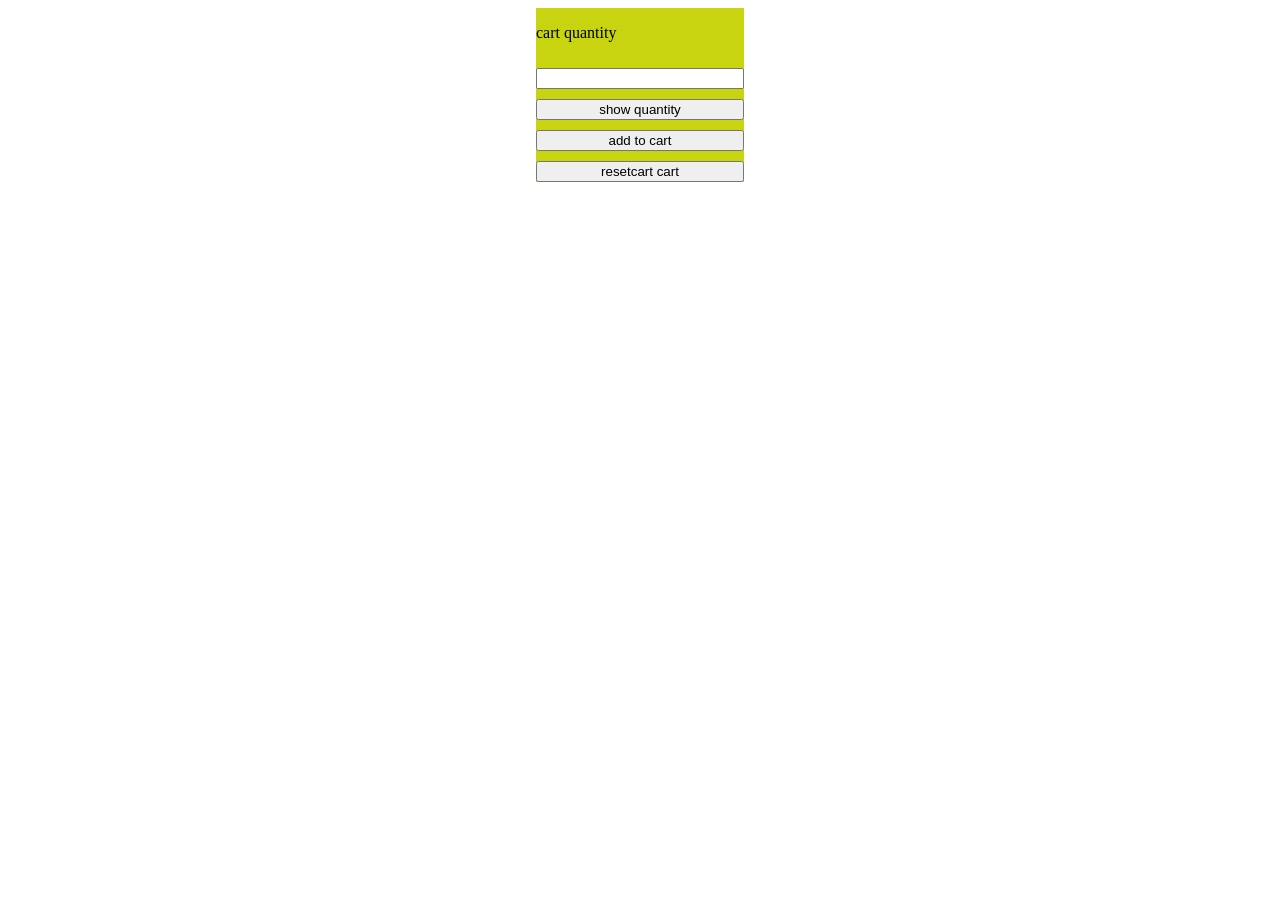
<file: jsfile/learn.html>
<!DOCTYPE html>
<html lang="en">
<head>
    <meta charset="UTF-8">
    <meta name="viewport" content="width=device-width, initial-scale=1.0">
    <title>my learings</title>
    <link rel="stylesheet" href="./learn.css"> 
    </head>
<body>
 
<div class="cart">
    <p>
        cart quantity
    </p>
    <input id="display" type="text"readonly>
    
    <button onclick="console.log(`cart quantity : ${cartquantity}`)" class="grid1">show quantity</button>
    <button onclick="cartquantity=cartquantity +1;(console.log`cart quantity : ${cartquantity}`)" class="grid2">add to cart</button>
    <button onclick="cartquantity=0;
     console.log('cart was reset');
     console.log(`cart quantity : ${cartquantity}`)" class="grid3">resetcart cart</button>
</div>
   
</body>
 <script src="./my.js"></script>
</html>
</file>
<file: jsfile/learn.css>
.cart{
    display:grid;
    grid-template-columns: repeat(1,1fr);
    grid-gap: 10px;
    width: 100px;
    margin: 0 auto;
}
.cart {
     width: 13rem;
    background-color: #c7d40f;
}
</file>
